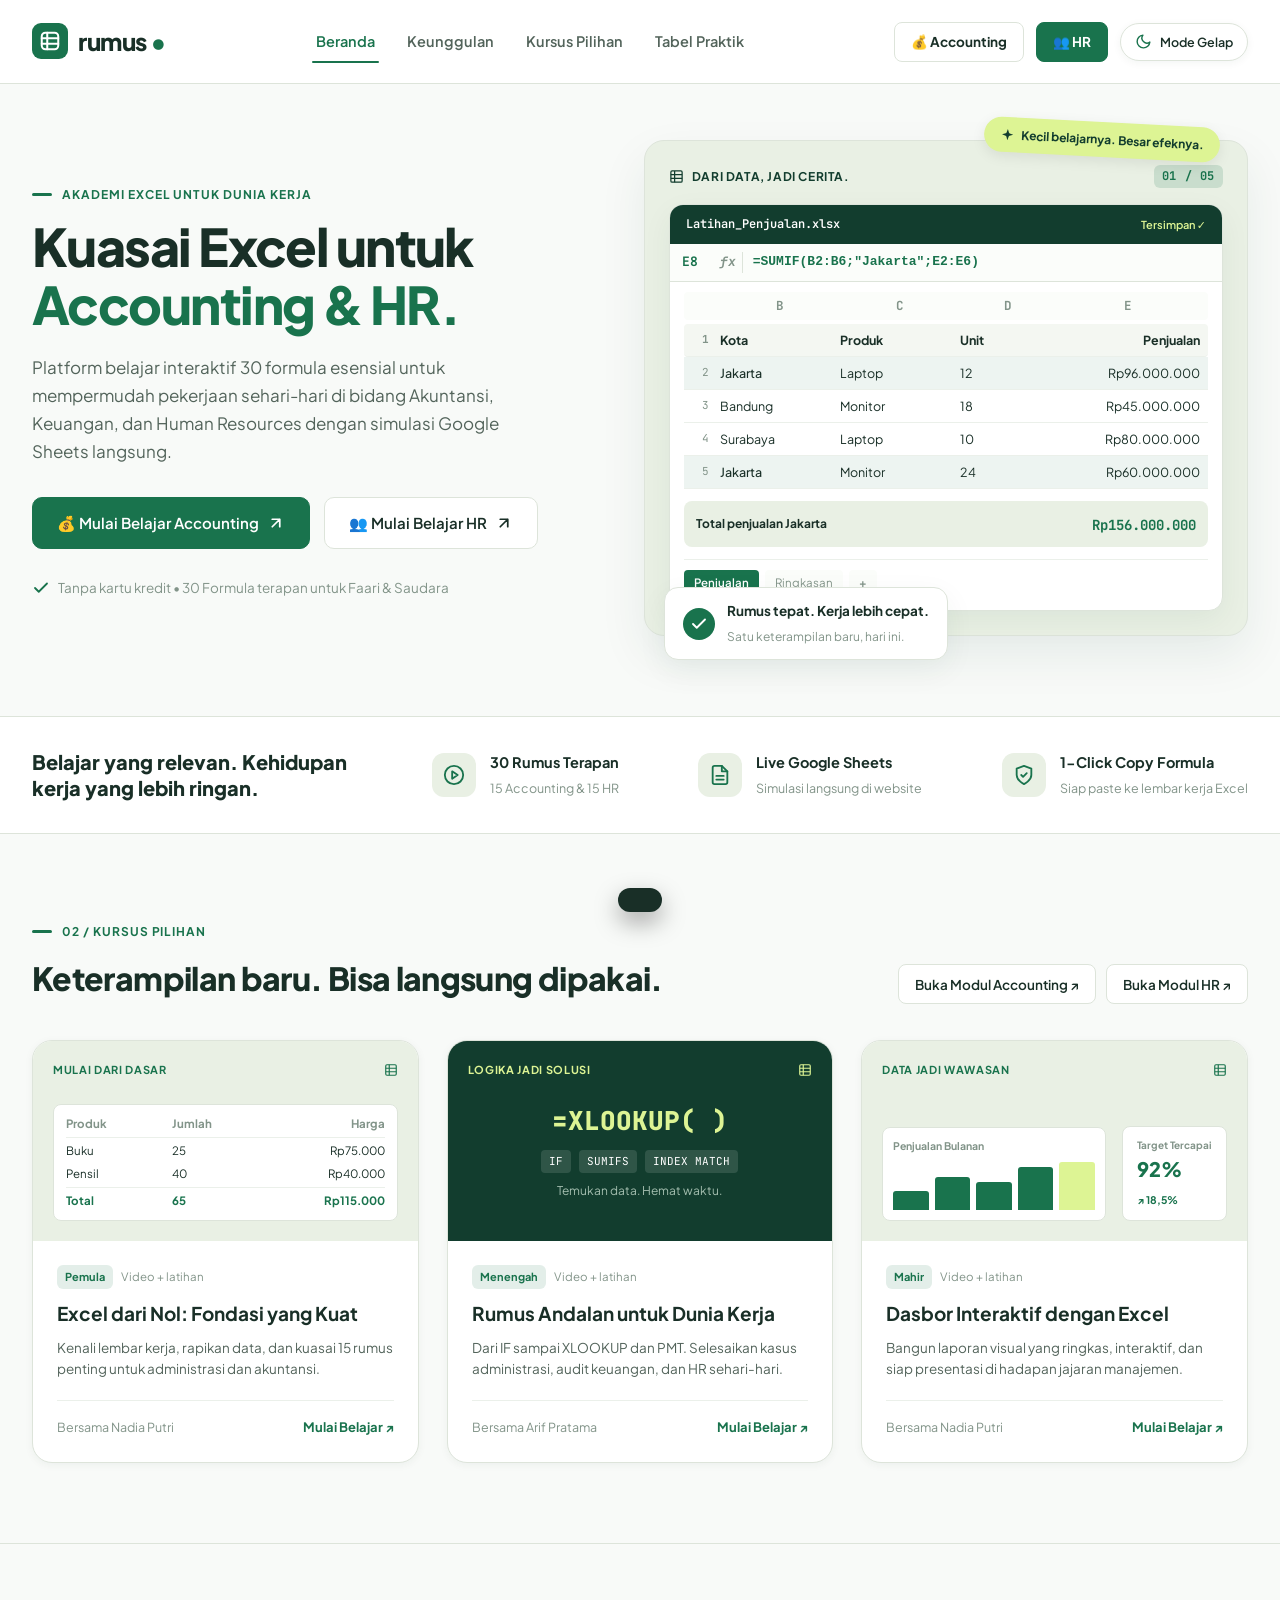
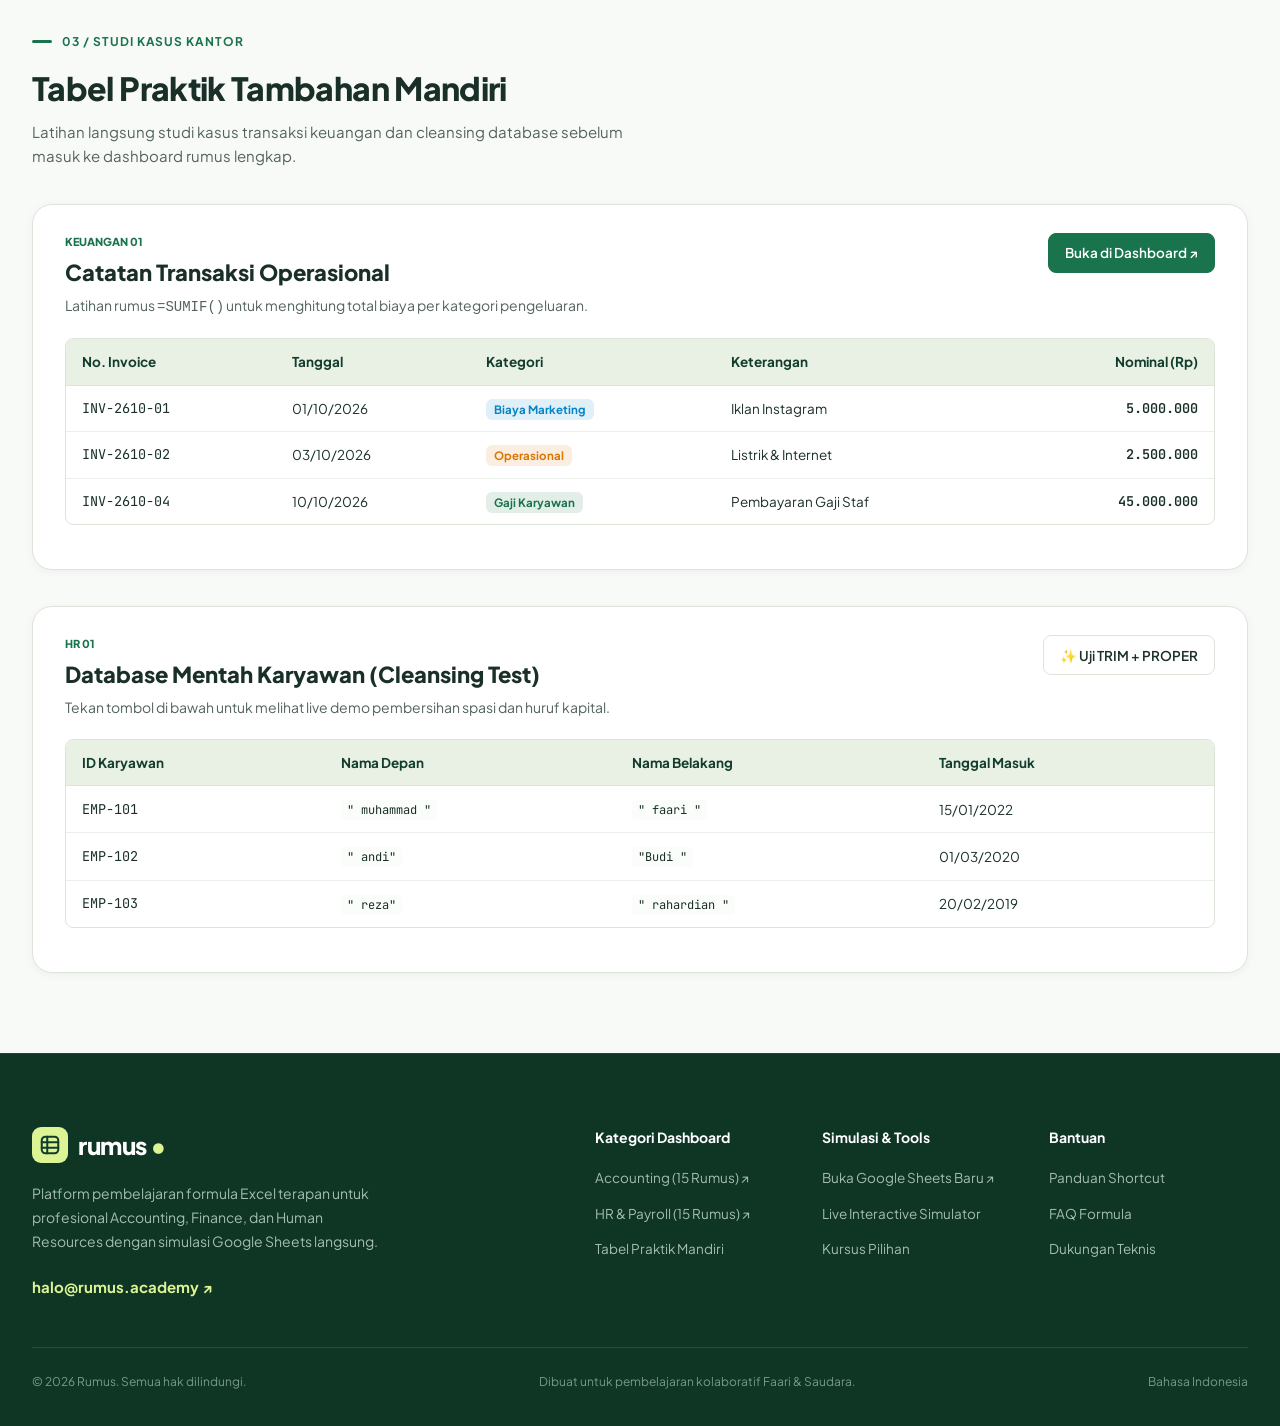
<file: index.html>
<!DOCTYPE html>
<html lang="id">
<head>
  <meta charset="UTF-8" />
  <meta name="viewport" content="width=device-width, initial-scale=1.0" />
  <meta name="description" content="Platform Belajar 30 Rumus Excel Terpenting untuk Accounting & HR dengan Simulasi Live Google Sheets, Dark Mode, Pencarian Cepat, dan Studi Kasus Riil." />
  <title>rumus • — Kuasai Excel untuk Accounting &amp; HR</title>

  <!-- Prevent Flash of Unstyled Theme (FOUT) -->
  <script>
    try {
      if (localStorage.getItem("rumus_theme") === "dark") {
        document.documentElement.classList.add("dark-mode");
      }
    } catch(e) {}
  </script>

  <!-- Favicon -->
  <link id="favicon" rel="icon" type="image/svg+xml"
    href="data:image/svg+xml,%3Csvg xmlns='http://www.w3.org/2000/svg' viewBox='0 0 64 64'%3E%3Crect x='4' y='4' width='56' height='56' rx='14' fill='%2319734D'/%3E%3Cpath d='M20 18l8 14-8 14h7l4.5-9 4.5 9h7l-8-14 8-14h-7l-4.5 9-4.5-9z' fill='%23fff'/%3E%3C/svg%3E" />

  <!-- Google Fonts: Plus Jakarta Sans & JetBrains Mono -->
  <link rel="preconnect" href="https://fonts.googleapis.com" />
  <link rel="preconnect" href="https://fonts.gstatic.com" crossorigin />
  <link href="https://fonts.googleapis.com/css2?family=Plus+Jakarta+Sans:wght@400;500;600;700;800&family=JetBrains+Mono:ital,wght@0,400;0,500;0,600;0,700;1,400&display=swap" rel="stylesheet" />

  <link rel="stylesheet" href="style.css" />
</head>
<body class="page-landing">

  <!-- ================= 1. TOP NAVBAR ================= -->
  <header class="navbar" id="navbar">
    <div class="container navbar__inner">
      <div class="navbar__brand-group">
        <a href="index.html" class="brand" aria-label="rumus • beranda">
          <span class="brand__icon">
            <svg width="22" height="22" viewBox="0 0 24 24" fill="none" stroke="currentColor" stroke-width="2.2" stroke-linecap="round" stroke-linejoin="round">
              <rect width="18" height="18" x="3" y="3" rx="4"/>
              <path d="M3 9h18M3 15h18M9 3v18"/>
            </svg>
          </span>
          <span class="brand__title">rumus <span class="brand__dot">•</span></span>
        </a>
      </div>

      <!-- Menu Navigasi Utama -->
      <nav class="nav-links" id="mainNavMenu" aria-label="Navigasi Menu Utama">
        <a href="#beranda" class="nav-link is-active">Beranda</a>
        <a href="#keunggulan" class="nav-link">Keunggulan</a>
        <a href="#kursus-pilihan" class="nav-link">Kursus Pilihan</a>
        <a href="#tabel-praktik" class="nav-link">Tabel Praktik</a>
      </nav>

      <!-- Action Buttons & Dark Mode Toggle -->
      <div class="navbar__actions">
        <!-- Direct Links to Learning Dashboard -->
        <a href="course.html?module=accounting" class="btn btn--outline btn--sm nav-course-btn" title="Buka Dashboard Modul Accounting">
          <span>💰 Accounting</span>
        </a>
        <a href="course.html?module=hr" class="btn btn--primary btn--sm nav-course-btn" title="Buka Dashboard Modul HR">
          <span>👥 HR</span>
        </a>

        <!-- Dark Mode Toggle Button -->
        <button class="theme-toggle-btn" id="themeToggleBtn" aria-label="Ubah tema tampilan (Terang / Gelap)" title="Ubah tema (Terang / Gelap)">
          <span class="theme-icon theme-icon--sun">
            <svg width="17" height="17" viewBox="0 0 24 24" fill="none" stroke="currentColor" stroke-width="2" stroke-linecap="round" stroke-linejoin="round">
              <circle cx="12" cy="12" r="5"/>
              <line x1="12" y1="1" x2="12" y2="3"/><line x1="12" y1="21" x2="12" y2="23"/>
              <line x1="4.22" y1="4.22" x2="5.64" y2="5.64"/><line x1="18.36" y1="18.36" x2="19.78" y2="19.78"/>
              <line x1="1" y1="12" x2="3" y2="12"/><line x1="21" y1="12" x2="23" y2="12"/>
              <line x1="4.22" y1="19.78" x2="5.64" y2="18.36"/><line x1="18.36" y1="5.64" x2="19.78" y2="4.22"/>
            </svg>
          </span>
          <span class="theme-icon theme-icon--moon">
            <svg width="17" height="17" viewBox="0 0 24 24" fill="none" stroke="currentColor" stroke-width="2" stroke-linecap="round" stroke-linejoin="round">
              <path d="M21 12.79A9 9 0 1 1 11.21 3 7 7 0 0 0 21 12.79z"/>
            </svg>
          </span>
          <span class="theme-label" id="themeLabelText">Mode Gelap</span>
        </button>

        <!-- Mobile Menu Toggle Button -->
        <button class="navbar__toggle" id="navToggle" aria-label="Buka navigasi menu" aria-expanded="false">
          <span></span><span></span><span></span>
        </button>
      </div>
    </div>
  </header>

  <main>
    <!-- ================= 2. HERO SECTION ================= -->
    <section class="hero" id="beranda">
      <div class="container hero__inner">
        <!-- Konten Kiri -->
        <div class="hero__content">
          <div class="tag-label">
            <span class="tag-label__bar"></span>
            <span>AKADEMI EXCEL UNTUK DUNIA KERJA</span>
          </div>

          <h1 class="hero__title">
            Kuasai Excel untuk <span class="text-highlight">Accounting &amp; HR.</span>
          </h1>

          <p class="hero__desc">
            Platform belajar interaktif 30 formula esensial untuk mempermudah pekerjaan sehari-hari di bidang Akuntansi, Keuangan, dan Human Resources dengan simulasi Google Sheets langsung.
          </p>

          <!-- 2 Main Course Selection Buttons as required -->
          <div class="hero__actions">
            <a href="course.html?module=accounting" class="btn btn--primary btn--lg" id="btnHeroAcc">
              <span>💰 Mulai Belajar Accounting</span>
              <svg width="18" height="18" viewBox="0 0 24 24" fill="none" stroke="currentColor" stroke-width="2.3" stroke-linecap="round" stroke-linejoin="round">
                <path d="M7 17L17 7M7 7h10v10"/>
              </svg>
            </a>
            <a href="course.html?module=hr" class="btn btn--outline btn--lg" id="btnHeroHr">
              <span>👥 Mulai Belajar HR</span>
              <svg width="18" height="18" viewBox="0 0 24 24" fill="none" stroke="currentColor" stroke-width="2.3" stroke-linecap="round" stroke-linejoin="round">
                <path d="M7 17L17 7M7 7h10v10"/>
              </svg>
            </a>
          </div>

          <div class="hero__subnote">
            <svg class="check-icon" width="18" height="18" viewBox="0 0 24 24" fill="none" stroke="currentColor" stroke-width="2.4" stroke-linecap="round" stroke-linejoin="round">
              <path d="M20 6L9 17l-5-5"/>
            </svg>
            <span>Tanpa kartu kredit • 30 Formula terapan untuk Faari &amp; Saudara</span>
          </div>
        </div>

        <!-- Visual Kanan (Excel Sheet Mockup dengan SUMIF Live) -->
        <div class="hero__visual-wrap">
          <div class="badge-sparkle">
            <svg width="15" height="15" viewBox="0 0 24 24" fill="currentColor">
              <path d="m12 3-1.9 5.8a2 2 0 0 1-1.3 1.3L3 12l5.8 1.9a2 2 0 0 1 1.3 1.3L12 21l1.9-5.8a2 2 0 0 1 1.3-1.3L21 12l-5.8-1.9a2 2 0 0 1-1.3-1.3z"/>
            </svg>
            Kecil belajarnya. Besar efeknya.
          </div>

          <div class="sheet-container">
            <div class="sheet-card__top">
              <div class="sheet-card__top-left">
                <svg width="15" height="15" viewBox="0 0 24 24" fill="none" stroke="currentColor" stroke-width="2">
                  <rect width="18" height="18" x="3" y="3" rx="2"/>
                  <path d="M3 9h18M3 15h18M9 3v18"/>
                </svg>
                <span>DARI DATA, JADI CERITA.</span>
              </div>
              <div class="sheet-card__step">01 / 05</div>
            </div>

            <!-- Inner Excel Mockup Window -->
            <div class="excel-win">
              <div class="excel-win__header">
                <span class="excel-win__file">Latihan_Penjualan.xlsx</span>
                <span class="excel-win__saved">Tersimpan ✓</span>
              </div>

              <div class="excel-win__formula-bar">
                <span class="cell-id">E8</span>
                <span class="fx-sym"><em>fx</em></span>
                <code class="fx-text">=SUMIF(B2:B6;"Jakarta";E2:E6)</code>
              </div>

              <div class="excel-grid">
                <div class="excel-row excel-row--col-letters">
                  <div class="c c--col-0"></div>
                  <div class="c">B</div><div class="c">C</div><div class="c">D</div><div class="c">E</div>
                </div>

                <div class="excel-row excel-row--head">
                  <div class="c c--col-0">1</div>
                  <div class="c">Kota</div><div class="c">Produk</div><div class="c">Unit</div><div class="c text-right">Penjualan</div>
                </div>

                <div class="excel-row is-matched">
                  <div class="c c--col-0">2</div>
                  <div class="c font-medium">Jakarta</div><div class="c">Laptop</div><div class="c">12</div><div class="c text-right">Rp96.000.000</div>
                </div>
                <div class="excel-row">
                  <div class="c c--col-0">3</div>
                  <div class="c">Bandung</div><div class="c">Monitor</div><div class="c">18</div><div class="c text-right">Rp45.000.000</div>
                </div>
                <div class="excel-row">
                  <div class="c c--col-0">4</div>
                  <div class="c">Surabaya</div><div class="c">Laptop</div><div class="c">10</div><div class="c text-right">Rp80.000.000</div>
                </div>
                <div class="excel-row is-matched">
                  <div class="c c--col-0">5</div>
                  <div class="c font-medium">Jakarta</div><div class="c">Monitor</div><div class="c">24</div><div class="c text-right">Rp60.000.000</div>
                </div>

                <div class="excel-summary-bar">
                  <span class="summary-label">Total penjualan Jakarta</span>
                  <div class="summary-box">
                    <output id="heroLiveSum">Rp156.000.000</output>
                  </div>
                </div>

                <div class="excel-tabs">
                  <span class="tab-item is-active">Penjualan</span>
                  <span class="tab-item">Ringkasan</span>
                  <span class="tab-item tab-plus">+</span>
                </div>
              </div>
            </div>
          </div>

          <div class="feedback-pill">
            <span class="feedback-pill__icon">
              <svg width="18" height="18" viewBox="0 0 24 24" fill="none" stroke="currentColor" stroke-width="2.5" stroke-linecap="round" stroke-linejoin="round">
                <path d="M20 6L9 17l-5-5"/>
              </svg>
            </span>
            <div class="feedback-pill__content">
              <strong>Rumus tepat. Kerja lebih cepat.</strong>
              <span>Satu keterampilan baru, hari ini.</span>
            </div>
          </div>
        </div>
      </div>
    </section>

    <!-- ================= 3. STRIP KEUNGGULAN ================= -->
    <section class="perks-strip" id="keunggulan">
      <div class="container perks-strip__inner">
        <h2 class="perks__headline">Belajar yang relevan. Kehidupan kerja yang lebih ringan.</h2>

        <div class="perk-item">
          <div class="perk-item__icon">
            <svg width="22" height="22" viewBox="0 0 24 24" fill="none" stroke="currentColor" stroke-width="2" stroke-linecap="round" stroke-linejoin="round">
              <circle cx="12" cy="12" r="10"/><polygon points="10 8 16 12 10 16 10 8"/>
            </svg>
          </div>
          <div class="perk-item__text">
            <strong>30 Rumus Terapan</strong>
            <span>15 Accounting &amp; 15 HR</span>
          </div>
        </div>

        <div class="perk-item">
          <div class="perk-item__icon">
            <svg width="22" height="22" viewBox="0 0 24 24" fill="none" stroke="currentColor" stroke-width="2" stroke-linecap="round" stroke-linejoin="round">
              <path d="M14 2H6a2 2 0 0 0-2 2v16a2 2 0 0 0 2 2h12a2 2 0 0 0 2-2V8z"/>
              <polyline points="14 2 14 8 20 8"/><line x1="8" y1="13" x2="16" y2="13"/><line x1="8" y1="17" x2="16" y2="17"/>
            </svg>
          </div>
          <div class="perk-item__text">
            <strong>Live Google Sheets</strong>
            <span>Simulasi langsung di website</span>
          </div>
        </div>

        <div class="perk-item">
          <div class="perk-item__icon">
            <svg width="22" height="22" viewBox="0 0 24 24" fill="none" stroke="currentColor" stroke-width="2" stroke-linecap="round" stroke-linejoin="round">
              <path d="M12 22s8-4 8-10V5l-8-3-8 3v7c0 6 8 10 8 10z"/><path d="M9 12l2 2 4-4"/>
            </svg>
          </div>
          <div class="perk-item__text">
            <strong>1-Click Copy Formula</strong>
            <span>Siap paste ke lembar kerja Excel</span>
          </div>
        </div>
      </div>
    </section>

    <!-- ================= 4. KURSUS PILIHAN (3 CARDS) ================= -->
    <section class="section-courses" id="kursus-pilihan">
      <div class="container">
        <div class="section-head-split">
          <div>
            <div class="tag-label">
              <span class="tag-label__bar"></span>
              <span>02 / KURSUS PILIHAN</span>
            </div>
            <h2 class="section-head-title">Keterampilan baru. Bisa langsung dipakai.</h2>
          </div>
          <div class="course-cta-buttons">
            <a href="course.html?module=accounting" class="btn btn--outline btn--sm">Buka Modul Accounting ↗</a>
            <a href="course.html?module=hr" class="btn btn--outline btn--sm">Buka Modul HR ↗</a>
          </div>
        </div>

        <div class="course-cards-grid">
          <!-- Card 1 -->
          <article class="course-card">
            <div class="course-card__preview course-card__preview--sage">
              <div class="preview-meta">
                <span>MULAI DARI DASAR</span>
                <svg width="14" height="14" viewBox="0 0 24 24" fill="none" stroke="currentColor" stroke-width="2"><rect width="18" height="18" x="3" y="3" rx="2"/><path d="M3 9h18M3 15h18M9 3v18"/></svg>
              </div>
              <div class="preview-table">
                <div class="ptable-head"><span>Produk</span><span>Jumlah</span><span class="text-right">Harga</span></div>
                <div class="ptable-row"><span>Buku</span><span>25</span><span class="text-right">Rp75.000</span></div>
                <div class="ptable-row"><span>Pensil</span><span>40</span><span class="text-right">Rp40.000</span></div>
                <div class="ptable-row ptable-row--total"><span>Total</span><span>65</span><span class="text-right">Rp115.000</span></div>
              </div>
            </div>
            <div class="course-card__body">
              <div class="card-badges">
                <span class="badge-level badge-level--green">Pemula</span>
                <span class="badge-time">Video + latihan</span>
              </div>
              <h3 class="course-card__title">Excel dari Nol: Fondasi yang Kuat</h3>
              <p class="course-card__desc">Kenali lembar kerja, rapikan data, dan kuasai 15 rumus penting untuk administrasi dan akuntansi.</p>
              <div class="course-card__footer">
                <span class="course-author">Bersama Nadia Putri</span>
                <a href="course.html?module=accounting" class="course-link">Mulai Belajar ↗</a>
              </div>
            </div>
          </article>

          <!-- Card 2 -->
          <article class="course-card">
            <div class="course-card__preview course-card__preview--dark">
              <div class="preview-meta">
                <span>LOGIKA JADI SOLUSI</span>
                <svg width="14" height="14" viewBox="0 0 24 24" fill="none" stroke="currentColor" stroke-width="2"><rect width="18" height="18" x="3" y="3" rx="2"/><path d="M3 9h18M3 15h18M9 3v18"/></svg>
              </div>
              <div class="preview-center-calc">
                <div class="preview-formula-huge">=XLOOKUP( )</div>
                <div class="preview-tags"><span>IF</span><span>SUMIFS</span><span>INDEX MATCH</span></div>
                <p class="preview-hint">Temukan data. Hemat waktu.</p>
              </div>
            </div>
            <div class="course-card__body">
              <div class="card-badges">
                <span class="badge-level badge-level--green">Menengah</span>
                <span class="badge-time">Video + latihan</span>
              </div>
              <h3 class="course-card__title">Rumus Andalan untuk Dunia Kerja</h3>
              <p class="course-card__desc">Dari IF sampai XLOOKUP dan PMT. Selesaikan kasus administrasi, audit keuangan, dan HR sehari-hari.</p>
              <div class="course-card__footer">
                <span class="course-author">Bersama Arif Pratama</span>
                <a href="course.html?module=accounting" class="course-link">Mulai Belajar ↗</a>
              </div>
            </div>
          </article>

          <!-- Card 3 -->
          <article class="course-card">
            <div class="course-card__preview course-card__preview--sage">
              <div class="preview-meta">
                <span>DATA JADI WAWASAN</span>
                <svg width="14" height="14" viewBox="0 0 24 24" fill="none" stroke="currentColor" stroke-width="2"><rect width="18" height="18" x="3" y="3" rx="2"/><path d="M3 9h18M3 15h18M9 3v18"/></svg>
              </div>
              <div class="preview-metrics">
                <div class="chart-box">
                  <span class="chart-title">Penjualan Bulanan</span>
                  <div class="chart-bars">
                    <div class="cbar" style="height: 40%;"></div>
                    <div class="cbar" style="height: 70%;"></div>
                    <div class="cbar" style="height: 60%;"></div>
                    <div class="cbar" style="height: 90%;"></div>
                    <div class="cbar cbar--light" style="height: 100%;"></div>
                  </div>
                </div>
                <div class="kpi-box">
                  <span class="kpi-title">Target Tercapai</span>
                  <span class="kpi-val">92%</span>
                  <span class="kpi-sub">↗ 18,5%</span>
                </div>
              </div>
            </div>
            <div class="course-card__body">
              <div class="card-badges">
                <span class="badge-level badge-level--green">Mahir</span>
                <span class="badge-time">Video + latihan</span>
              </div>
              <h3 class="course-card__title">Dasbor Interaktif dengan Excel</h3>
              <p class="course-card__desc">Bangun laporan visual yang ringkas, interaktif, dan siap presentasi di hadapan jajaran manajemen.</p>
              <div class="course-card__footer">
                <span class="course-author">Bersama Nadia Putri</span>
                <a href="course.html?module=hr" class="course-link">Mulai Belajar ↗</a>
              </div>
            </div>
          </article>
        </div>
      </div>
    </section>

    <!-- ================= 5. TABEL PRAKTIK NYATA (STANDALONE PRACTICE) ================= -->
    <section class="section-practice" id="tabel-praktik">
      <div class="container">
        <div class="section-head-split">
          <div>
            <div class="tag-label">
              <span class="tag-label__bar"></span>
              <span>03 / STUDI KASUS KANTOR</span>
            </div>
            <h2 class="section-head-title">Tabel Praktik Tambahan Mandiri</h2>
            <p class="section-head-desc">Latihan langsung studi kasus transaksi keuangan dan cleansing database sebelum masuk ke dashboard rumus lengkap.</p>
          </div>
        </div>

        <div class="practice-container">
          <!-- Tabel Praktik Keuangan: Catatan Transaksi -->
          <div class="practice-block">
            <div class="practice-block__header">
              <div>
                <span class="practice-chip">KEUANGAN 01</span>
                <h3 class="practice-title">Catatan Transaksi Operasional</h3>
                <p class="practice-desc">Latihan rumus <code>=SUMIF()</code> untuk menghitung total biaya per kategori pengeluaran.</p>
              </div>
              <a href="course.html?module=accounting" class="btn btn--primary btn--sm">Buka di Dashboard ↗</a>
            </div>
            <div class="table-responsive">
              <table class="figma-table">
                <thead>
                  <tr>
                    <th>No. Invoice</th><th>Tanggal</th><th>Kategori</th><th>Keterangan</th><th class="text-right">Nominal (Rp)</th>
                  </tr>
                </thead>
                <tbody>
                  <tr><td class="font-mono">INV-2610-01</td><td>01/10/2026</td><td><span class="status-tag status-tag--blue">Biaya Marketing</span></td><td>Iklan Instagram</td><td class="text-right font-mono font-semibold">5.000.000</td></tr>
                  <tr><td class="font-mono">INV-2610-02</td><td>03/10/2026</td><td><span class="status-tag status-tag--amber">Operasional</span></td><td>Listrik &amp; Internet</td><td class="text-right font-mono font-semibold">2.500.000</td></tr>
                  <tr><td class="font-mono">INV-2610-04</td><td>10/10/2026</td><td><span class="status-tag status-tag--green">Gaji Karyawan</span></td><td>Pembayaran Gaji Staf</td><td class="text-right font-mono font-semibold">45.000.000</td></tr>
                </tbody>
              </table>
            </div>
          </div>

          <!-- Tabel Praktik HR: Cleansing Data -->
          <div class="practice-block">
            <div class="practice-block__header">
              <div>
                <span class="practice-chip">HR 01</span>
                <h3 class="practice-title">Database Mentah Karyawan (Cleansing Test)</h3>
                <p class="practice-desc">Tekan tombol di bawah untuk melihat live demo pembersihan spasi dan huruf kapital.</p>
              </div>
              <button class="btn btn--outline btn--sm" id="btnTestClean">✨ Uji TRIM + PROPER</button>
            </div>
            <div class="table-responsive">
              <table class="figma-table" id="testEmployeeTable">
                <thead>
                  <tr><th>ID Karyawan</th><th>Nama Depan</th><th>Nama Belakang</th><th>Tanggal Masuk</th></tr>
                </thead>
                <tbody>
                  <tr><td class="font-mono">EMP-101</td><td><code class="raw-cell" data-raw=" muhammad ">" muhammad "</code></td><td><code class="raw-cell" data-raw=" faari ">" faari "</code></td><td>15/01/2022</td></tr>
                  <tr><td class="font-mono">EMP-102</td><td><code class="raw-cell" data-raw=" andi">" andi"</code></td><td><code class="raw-cell" data-raw="Budi ">"Budi "</code></td><td>01/03/2020</td></tr>
                  <tr><td class="font-mono">EMP-103</td><td><code class="raw-cell" data-raw=" reza">" reza"</code></td><td><code class="raw-cell" data-raw=" rahardian ">" rahardian "</code></td><td>20/02/2019</td></tr>
                </tbody>
              </table>
            </div>
          </div>
        </div>
      </div>
    </section>
  </main>

  <!-- ================= 6. FOOTER DARK ================= -->
  <footer class="footer-dark" id="footer">
    <div class="container footer-dark__inner">
      <div class="footer-grid">
        <div class="footer-brand-col">
          <div class="brand brand--footer">
            <span class="brand__icon brand__icon--footer">
              <svg width="22" height="22" viewBox="0 0 24 24" fill="none" stroke="currentColor" stroke-width="2.2" stroke-linecap="round" stroke-linejoin="round">
                <rect width="18" height="18" x="3" y="3" rx="4"/>
                <path d="M3 9h18M3 15h18M9 3v18"/>
              </svg>
            </span>
            <span class="brand__title brand__title--white">rumus <span class="brand__dot brand__dot--white">•</span></span>
          </div>

          <p class="footer-tagline">
            Platform pembelajaran formula Excel terapan untuk profesional Accounting, Finance, dan Human Resources dengan simulasi Google Sheets langsung.
          </p>

          <a href="mailto:halo@rumus.academy" class="footer-email">halo@rumus.academy ↗</a>
        </div>

        <div class="footer-links-group">
          <div class="footer-col">
            <h4 class="footer-col__title">Kategori Dashboard</h4>
            <ul class="footer-col__list">
              <li><a href="course.html?module=accounting">Accounting (15 Rumus) ↗</a></li>
              <li><a href="course.html?module=hr">HR &amp; Payroll (15 Rumus) ↗</a></li>
              <li><a href="#tabel-praktik">Tabel Praktik Mandiri</a></li>
            </ul>
          </div>

          <div class="footer-col">
            <h4 class="footer-col__title">Simulasi &amp; Tools</h4>
            <ul class="footer-col__list">
              <li><a href="https://docs.google.com/spreadsheets/create" target="_blank" rel="noopener">Buka Google Sheets Baru ↗</a></li>
              <li><a href="course.html?module=accounting">Live Interactive Simulator</a></li>
              <li><a href="#kursus-pilihan">Kursus Pilihan</a></li>
            </ul>
          </div>

          <div class="footer-col">
            <h4 class="footer-col__title">Bantuan</h4>
            <ul class="footer-col__list">
              <li><a href="#">Panduan Shortcut</a></li>
              <li><a href="#">FAQ Formula</a></li>
              <li><a href="#">Dukungan Teknis</a></li>
            </ul>
          </div>
        </div>
      </div>

      <div class="footer-bottom">
        <p>© 2026 Rumus. Semua hak dilindungi.</p>
        <p>Dibuat untuk pembelajaran kolaboratif Faari &amp; Saudara.</p>
        <p>Bahasa Indonesia</p>
      </div>
    </div>
  </footer>

  <!-- Toast Notification Pop-up -->
  <div class="toast" id="toast" role="status" aria-live="polite"></div>

  <!-- JavaScript Bundle -->
  <script src="script.js"></script>
</body>
</html>
</file>
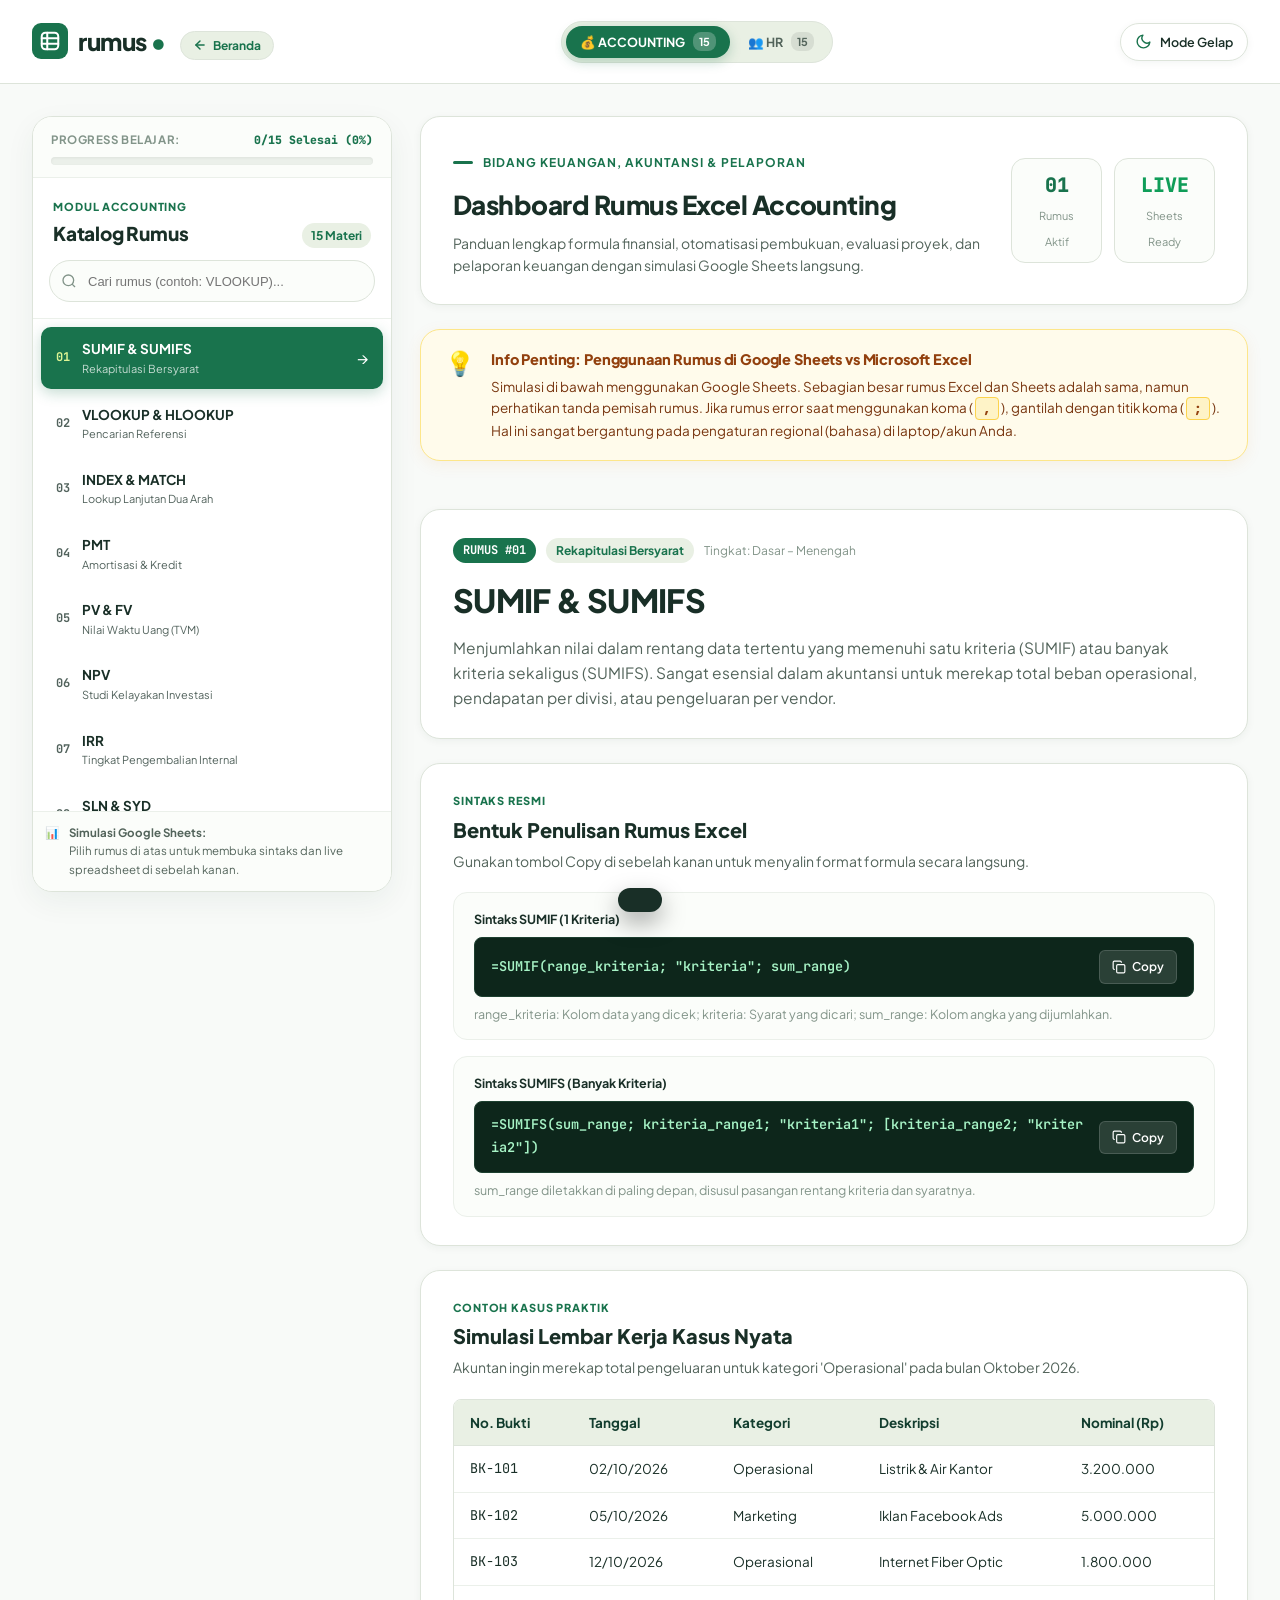
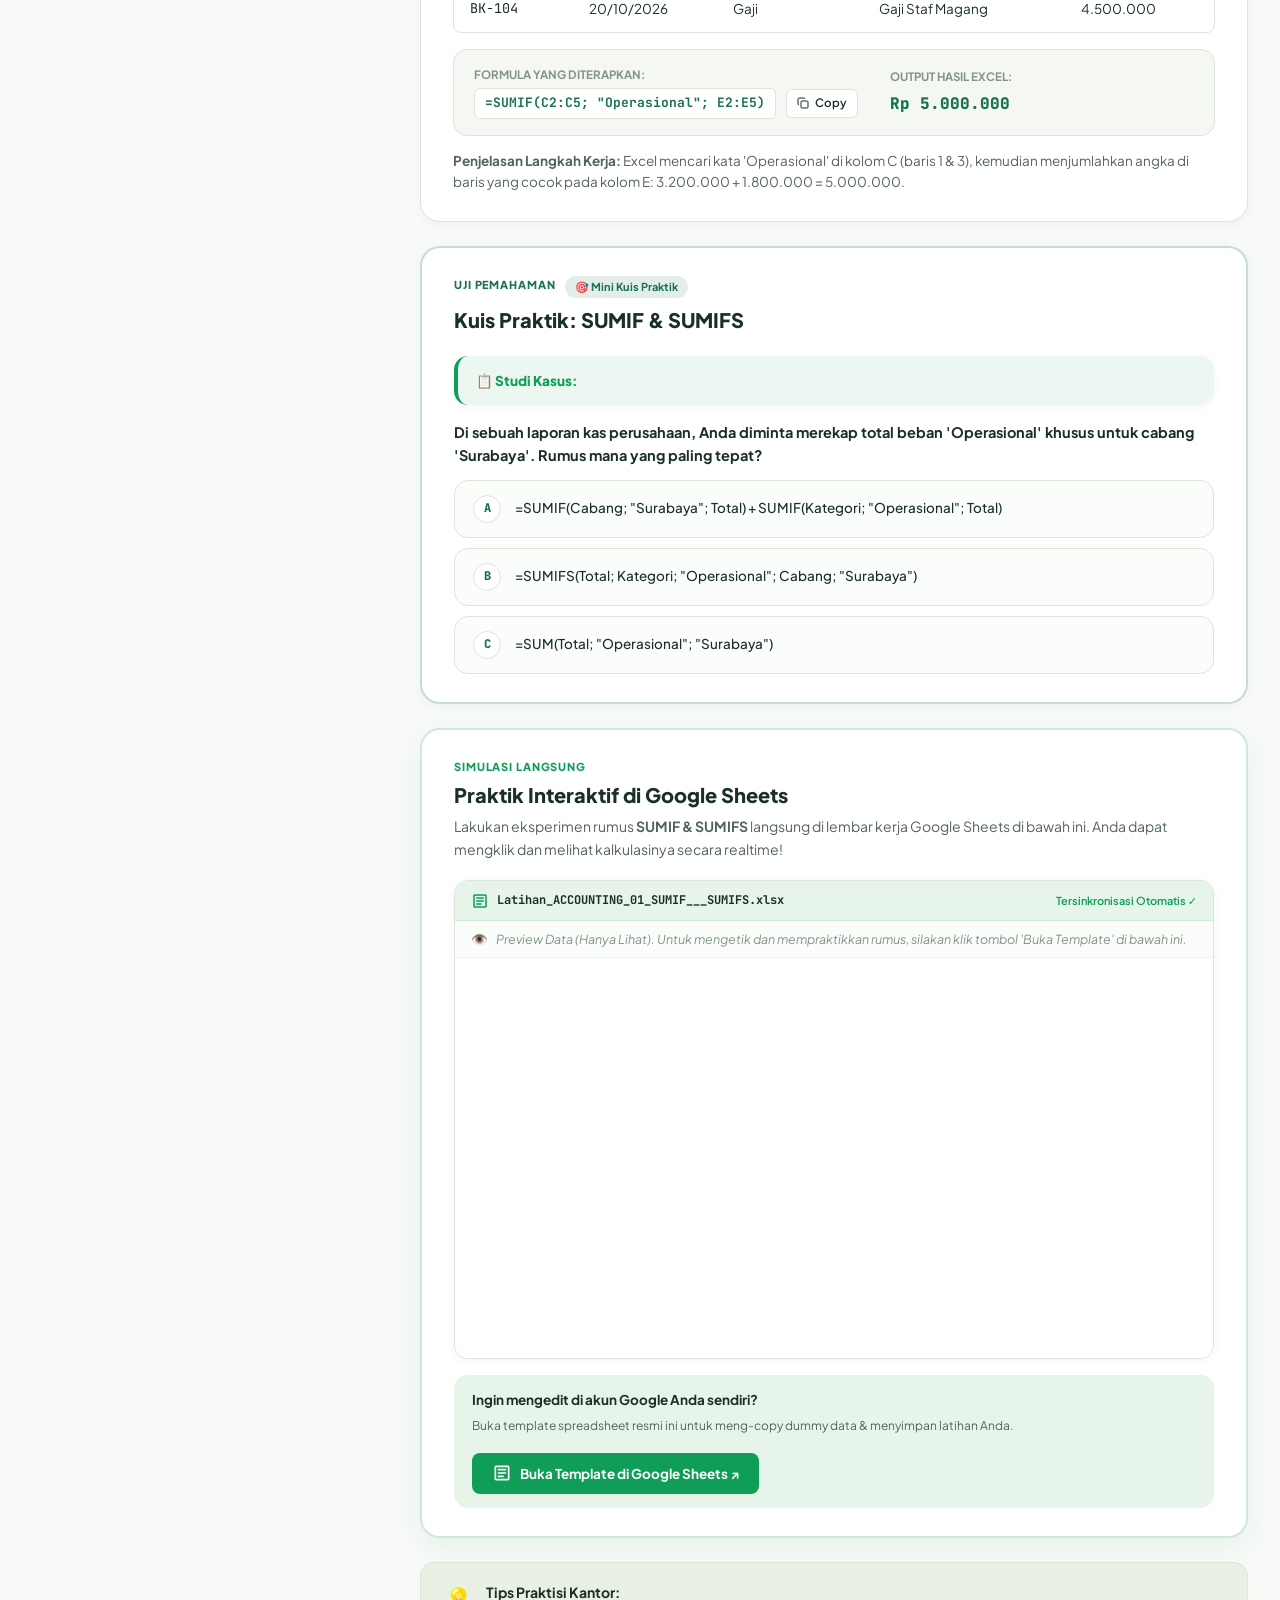
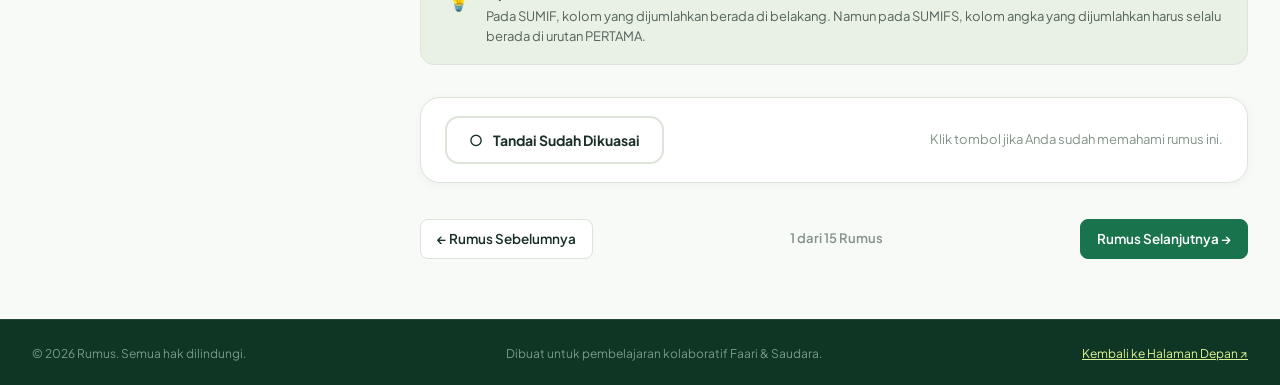
<file: course.html>
<!DOCTYPE html>
<html lang="id">
<head>
  <meta charset="UTF-8" />
  <meta name="viewport" content="width=device-width, initial-scale=1.0" />
  <meta name="description" content="Dashboard Interaktif Belajar 30 Rumus Excel Terpenting untuk Accounting & HR dengan Simulasi Live Google Sheets, Dark Mode, Pencarian Cepat, dan Studi Kasus Riil." />
  <title>Dashboard Belajar — Kuasai Excel untuk Accounting &amp; HR</title>

  <!-- Prevent Flash of Unstyled Theme (FOUT) -->
  <script>
    try {
      if (localStorage.getItem("rumus_theme") === "dark") {
        document.documentElement.classList.add("dark-mode");
      }
    } catch(e) {}
  </script>

  <!-- Favicon -->
  <link id="favicon" rel="icon" type="image/svg+xml"
    href="data:image/svg+xml,%3Csvg xmlns='http://www.w3.org/2000/svg' viewBox='0 0 64 64'%3E%3Crect x='4' y='4' width='56' height='56' rx='14' fill='%2319734D'/%3E%3Cpath d='M20 18l8 14-8 14h7l4.5-9 4.5 9h7l-8-14 8-14h-7l-4.5 9-4.5-9z' fill='%23fff'/%3E%3C/svg%3E" />

  <!-- Google Fonts: Plus Jakarta Sans & JetBrains Mono -->
  <link rel="preconnect" href="https://fonts.googleapis.com" />
  <link rel="preconnect" href="https://fonts.gstatic.com" crossorigin />
  <link href="https://fonts.googleapis.com/css2?family=Plus+Jakarta+Sans:wght@400;500;600;700;800&family=JetBrains+Mono:ital,wght@0,400;0,500;0,600;0,700;1,400&display=swap" rel="stylesheet" />

  <link rel="stylesheet" href="style.css" />
</head>
<body class="page-course">

  <!-- ================= 1. DASHBOARD TOPBAR ================= -->
  <header class="navbar navbar--course" id="navbar">
    <div class="container navbar__inner">
      <div class="navbar__brand-group">
        <a href="index.html" class="brand" aria-label="Kembali ke beranda">
          <span class="brand__icon">
            <svg width="22" height="22" viewBox="0 0 24 24" fill="none" stroke="currentColor" stroke-width="2.2" stroke-linecap="round" stroke-linejoin="round">
              <rect width="18" height="18" x="3" y="3" rx="4"/>
              <path d="M3 9h18M3 15h18M9 3v18"/>
            </svg>
          </span>
          <span class="brand__title">rumus <span class="brand__dot">•</span></span>
        </a>
        <a href="index.html" class="brand-back-pill" title="Kembali ke Halaman Depan">
          <svg width="14" height="14" viewBox="0 0 24 24" fill="none" stroke="currentColor" stroke-width="2.5" stroke-linecap="round" stroke-linejoin="round">
            <line x1="19" y1="12" x2="5" y2="12"></line>
            <polyline points="12 19 5 12 12 5"></polyline>
          </svg>
          <span>Beranda</span>
        </a>
      </div>

      <!-- Module Switcher Pill (ACCOUNTING vs HR) -->
      <div class="category-nav" role="tablist" aria-label="Pilih Modul Aktif">
        <button class="category-btn is-active" id="catBtnAccounting" role="tab" aria-selected="true" data-category="accounting" title="Buka Modul Accounting (15 Rumus)">
          <span>💰 ACCOUNTING</span>
          <span class="count-tag">15</span>
        </button>
        <button class="category-btn" id="catBtnHr" role="tab" aria-selected="false" data-category="hr" title="Buka Modul HR (15 Rumus)">
          <span>👥 HR</span>
          <span class="count-tag">15</span>
        </button>
      </div>

      <!-- Actions: Dark Mode & Mobile Sidebar Toggle -->
      <div class="navbar__actions">
        <!-- Dark Mode Toggle Button -->
        <button class="theme-toggle-btn" id="themeToggleBtn" aria-label="Ubah tema tampilan (Terang / Gelap)" title="Ubah tema (Terang / Gelap)">
          <span class="theme-icon theme-icon--sun">
            <svg width="17" height="17" viewBox="0 0 24 24" fill="none" stroke="currentColor" stroke-width="2" stroke-linecap="round" stroke-linejoin="round">
              <circle cx="12" cy="12" r="5"/>
              <line x1="12" y1="1" x2="12" y2="3"/><line x1="12" y1="21" x2="12" y2="23"/>
              <line x1="4.22" y1="4.22" x2="5.64" y2="5.64"/><line x1="18.36" y1="18.36" x2="19.78" y2="19.78"/>
              <line x1="1" y1="12" x2="3" y2="12"/><line x1="21" y1="12" x2="23" y2="12"/>
              <line x1="4.22" y1="19.78" x2="5.64" y2="18.36"/><line x1="18.36" y1="5.64" x2="19.78" y2="4.22"/>
            </svg>
          </span>
          <span class="theme-icon theme-icon--moon">
            <svg width="17" height="17" viewBox="0 0 24 24" fill="none" stroke="currentColor" stroke-width="2" stroke-linecap="round" stroke-linejoin="round">
              <path d="M21 12.79A9 9 0 1 1 11.21 3 7 7 0 0 0 21 12.79z"/>
            </svg>
          </span>
          <span class="theme-label" id="themeLabelText">Mode Gelap</span>
        </button>

        <!-- Mobile Sidebar Hamburger Toggle -->
        <button class="btn btn--outline btn--sm sidebar-mobile-toggle" id="sidebarToggle" aria-label="Buka menu daftar rumus" aria-expanded="false">
          <span class="hamburger-icon" aria-hidden="true">☰</span>
          <span class="toggle-text">Daftar Rumus</span>
        </button>
      </div>
    </div>
  </header>

  <!-- Mobile Sidebar Backdrop Overlay -->
  <div class="sidebar-backdrop" id="sidebarBackdrop" aria-hidden="true"></div>

  <!-- ================= 2. MAIN DASHBOARD WORKBENCH ================= -->
  <main class="course-main">
    <div class="container dashboard-layout">
      
      <!-- ================= LEFT SIDEBAR (STICKY SEARCH + FORMULA LIST) ================= -->
      <aside class="sidebar" id="dashboardSidebar">
        <!-- Sticky Search Header & Progress Bar -->
        <div class="sidebar__top-sticky">
          <!-- Progress Tracker (LocalStorage) -->
          <div id="progress-container" class="progress-box">
            <div class="progress-box__header">
              <span class="progress-box__label">Progress Belajar:</span>
              <span id="progress-text" class="progress-box__count">0/15 Selesai (0%)</span>
            </div>
            <div class="progress-track" role="progressbar" aria-valuenow="0" aria-valuemin="0" aria-valuemax="100">
              <div id="progress-bar-fill" class="progress-bar-fill" style="width: 0%;"></div>
            </div>
          </div>

          <div class="sidebar__header">
            <div class="sidebar__title-wrap">
              <span class="sidebar__subtitle" id="sidebarCategoryLabel">MODUL ACCOUNTING</span>
              <h1 class="sidebar__title">Katalog Rumus</h1>
            </div>
            <span class="sidebar__counter" id="formulaCounter">15 Materi</span>
          </div>

          <!-- Sticky Search Bar -->
          <div class="sidebar-search">
            <div class="sidebar-search__wrapper">
              <svg class="search-icon" width="16" height="16" viewBox="0 0 24 24" fill="none" stroke="currentColor" stroke-width="2">
                <circle cx="11" cy="11" r="8"/><path d="m21 21-4.3-4.3"/>
              </svg>
              <input 
                type="search" 
                id="sidebarSearchInput" 
                class="sidebar-search__input" 
                placeholder="Cari rumus (contoh: VLOOKUP)..." 
                aria-label="Cari rumus di sidebar" 
                autocomplete="off"
              />
              <button type="button" id="searchClearBtn" class="search-clear-btn" aria-label="Hapus pencarian" hidden>×</button>
            </div>
          </div>
        </div>

        <!-- Formula List Container (Scrollable) -->
        <nav class="sidebar__list" id="formulaSidebarList" role="tablist" aria-orientation="vertical">
          <!-- Populated by script.js -->
        </nav>

        <!-- Sidebar Footer Tip -->
        <div class="sidebar__footer">
          <div class="tip-card">
            <div class="tip-card__icon">📊</div>
            <div class="tip-card__text">
              <strong>Simulasi Google Sheets:</strong>
              <p>Pilih rumus di atas untuk membuka sintaks dan live spreadsheet di sebelah kanan.</p>
            </div>
          </div>
        </div>
      </aside>

      <!-- ================= RIGHT CONTENT AREA ================= -->
      <section class="content-stage" id="contentStage">
        <!-- Overview Banner -->
        <div class="content-banner" id="moduleBanner">
          <div class="content-banner__text">
            <div class="tag-label">
              <span class="tag-label__bar"></span>
              <span id="bannerTagText">BIDANG KEUANGAN, AKUNTANSI &amp; PELAPORAN</span>
            </div>
            <h2 class="content-banner__title" id="bannerTitle">Dashboard Rumus Excel Accounting</h2>
            <p class="content-banner__desc" id="bannerDesc">
              Panduan lengkap formula finansial, otomatisasi pembukuan, evaluasi proyek, dan pelaporan keuangan dengan simulasi Google Sheets langsung.
            </p>
          </div>
          <div class="content-banner__stats">
            <div class="stat-pill">
              <strong id="statActiveNum">01</strong>
              <span>Rumus Aktif</span>
            </div>
            <div class="stat-pill">
              <strong style="color: #0F9D58;">LIVE</strong>
              <span>Sheets Ready</span>
            </div>
          </div>
        </div>

        <!-- Informational Banner: Perbedaan Sintaks Excel vs Google Sheets -->
        <aside class="syntax-notice-banner" role="alert" aria-label="Informasi Perbedaan Sintaks Excel dan Google Sheets">
          <div class="syntax-notice-banner__icon">💡</div>
          <div class="syntax-notice-banner__content">
            <strong class="syntax-notice-banner__title">Info Penting: Penggunaan Rumus di Google Sheets vs Microsoft Excel</strong>
            <p class="syntax-notice-banner__text">
              Simulasi di bawah menggunakan Google Sheets. Sebagian besar rumus Excel dan Sheets adalah sama, namun perhatikan tanda pemisah rumus. Jika rumus error saat menggunakan koma ( <code>,</code> ), gantilah dengan titik koma ( <code>;</code> ). Hal ini sangat bergantung pada pengaturan regional (bahasa) di laptop/akun Anda.
            </p>
          </div>
        </aside>

        <!-- Formula Detail Container (Dynamic Content) -->
        <article class="formula-view" id="formulaDetailContainer">
          <!-- Populated by script.js -->
        </article>
      </section>

    </div>
  </main>

  <!-- ================= 3. FOOTER ================= -->
  <footer class="footer-dark footer-dark--compact">
    <div class="container footer-dark__inner">
      <div class="footer-bottom">
        <p>© 2026 Rumus. Semua hak dilindungi.</p>
        <p>Dibuat untuk pembelajaran kolaboratif Faari &amp; Saudara.</p>
        <p><a href="index.html" style="color: var(--c-lime); text-decoration: underline;">Kembali ke Halaman Depan ↗</a></p>
      </div>
    </div>
  </footer>

  <!-- Toast Notification Pop-up -->
  <div class="toast" id="toast" role="status" aria-live="polite"></div>

  <!-- JavaScript Bundle -->
  <script src="script.js"></script>
</body>
</html>
</file>
<file: style.css>
/* ==========================================================
   rumus • — Master Unified Stylesheet
   Kombinasi Sempurna Desain Figma Asli + Dashboard 30 Rumus:
   1. Navbar Lengkap & Responsif dengan Menu Utama & Kategori Switcher
   2. Hero Section dengan Live Excel Interactive Mockup
   3. Strip 3 Keunggulan (30 Formula, Live Google Sheets, 1-Click Copy)
   4. 3 Kartu Kursus Pilihan dengan visual tabel & grafik
   5. Interactive Workbench Dashboard (Sidebar Sticky Search + Content Stage)
   6. Live Google Sheets Embedded Simulator & CTA Button (#0F9D58)
   7. Standalone Practice Tables dengan Realtime Cleansing Demo
   8. Dark Forest Green Footer
   9. Full Dark Mode Support dengan CSS Variables & Transisi Mulus
   ========================================================== */

/* ---------- 1. Design Variables & Color Palettes ---------- */
:root {
  /* Brand Green Tones */
  --c-primary: #19734d;          /* Hijau rumus utama */
  --c-primary-hover: #12573a;
  --c-primary-dark: #123d2e;     /* Deep forest green */
  --c-lime: #ddf494;             /* Aksen neon / stiker */
  --c-lime-dark: #123d2e;

  /* Google Sheets Brand Colors */
  --c-sheets: #0F9D58;           /* Google Sheets official green */
  --c-sheets-hover: #0b8043;
  --c-sheets-light: #e6f4ea;
  --c-sheets-border: #ceead6;

  /* Theme Dependent Colors (Light Mode Default) */
  --c-bg: #f8faf8;               /* Background halaman */
  --c-surface: #ffffff;          /* Background kartu & sidebar */
  --c-surface-subtle: #fbfdfa;   /* Subtle background */
  --c-topbar-bg: rgba(255, 255, 255, 0.94);
  --c-text-main: #192f27;        /* Teks judul utama */
  --c-text-body: #53645b;        /* Teks paragraf / deskripsi */
  --c-text-muted: #829489;       /* Teks sekunder / placeholder */
  
  --c-border: #dde4da;           /* Garis batas kartu */
  --c-border-light: #ebf0ea;     /* Garis batas halus */
  --c-border-hover: #19734d;

  --c-sage-card: #e9f0e4;        /* Latar kartu aksen & active tab */
  --c-sage-light: #f4f7f2;       /* Baris alternate / formula background */
  
  --c-footer-bg: #0f3525;        /* Dark green background footer */
  --c-footer-text: #a4beaf;

  /* Code Block Colors (Terminal style) */
  --c-code-bg: #0d261b;          /* Dark code block background */
  --c-code-text: #a7f3c6;        /* Green phosphor code text */
  --c-code-border: #1d4030;      /* Code block border */
  --c-copy-bg: rgba(255, 255, 255, 0.12);
  --c-copy-text: #ffffff;
  --c-copy-hover: #19734d;

  /* Dimensions & Radius */
  --nav-h: 84px;
  --sidebar-w: 360px;
  --radius-sm: 8px;
  --radius-md: 14px;
  --radius-lg: 20px;
  --radius-pill: 9999px;

  /* Shadows */
  --shadow-sm: 0 2px 8px rgba(18, 61, 46, 0.05);
  --shadow-card: 0 10px 30px rgba(18, 61, 46, 0.06);
  --shadow-hover: 0 14px 34px rgba(18, 61, 46, 0.12);
  --shadow-sheet: 0 20px 48px rgba(18, 61, 46, 0.08);

  /* Fonts */
  --font-sans: 'Plus Jakarta Sans', system-ui, -apple-system, sans-serif;
  --font-mono: 'JetBrains Mono', Consolas, monospace;

  /* Transitions */
  --theme-transition: background-color 0.25s ease, color 0.25s ease, border-color 0.25s ease, box-shadow 0.25s ease;
}

/* ---------- 2. Dark Mode Overrides ---------- */
html.dark-mode,
body.dark-mode {
  --c-primary: #21a366;          /* Hijau lebih cerah untuk kontras dark */
  --c-primary-hover: #2ec17b;
  --c-primary-dark: #0a1b12;

  --c-sheets-light: #132b1d;
  --c-sheets-border: #1f4a2f;

  --c-bg: #0c1511;               /* Deep dark forest background */
  --c-surface: #122119;          /* Dark card surface */
  --c-surface-subtle: #0f1c15;
  --c-topbar-bg: rgba(18, 33, 25, 0.94);
  --c-text-main: #f0f7f2;        /* Bright clean text */
  --c-text-body: #a9beaf;        /* Muted light text */
  --c-text-muted: #6e8475;

  --c-border: #213a2d;           /* Dark borders */
  --c-border-light: #192d22;
  --c-border-hover: #21a366;

  --c-sage-card: #183324;        /* Dark sage container */
  --c-sage-light: #14281e;       /* Dark alternate row */

  --c-footer-bg: #070d0a;        /* Even darker footer */
  --c-footer-text: #8ea797;

  /* Code block */
  --c-code-bg: #08120c;
  --c-code-text: #6ee7b7;
  --c-code-border: #1a3827;
  --c-copy-bg: rgba(255, 255, 255, 0.08);
  --c-copy-text: #e2ebe5;
  --c-copy-hover: #21a366;

  --shadow-sm: 0 2px 8px rgba(0, 0, 0, 0.35);
  --shadow-card: 0 10px 30px rgba(0, 0, 0, 0.45);
  --shadow-hover: 0 14px 34px rgba(0, 0, 0, 0.6);
  --shadow-sheet: 0 20px 48px rgba(0, 0, 0, 0.5);
}

/* ---------- 3. Reset & Base Typography ---------- */
*, *::before, *::after {
  box-sizing: border-box;
  margin: 0;
  padding: 0;
  transition: var(--theme-transition);
}

*::before, *::after {
  transition: none;
}

html {
  scroll-behavior: smooth;
  scroll-padding-top: calc(var(--nav-h) + 16px);
}

body {
  font-family: var(--font-sans);
  background-color: var(--c-bg);
  color: var(--c-text-main);
  line-height: 1.6;
  -webkit-font-smoothing: antialiased;
}

a {
  color: inherit;
  text-decoration: none;
}

button {
  font: inherit;
  cursor: pointer;
  border: none;
  background: none;
  color: inherit;
}

.container {
  width: 100%;
  max-width: 1440px;
  margin-inline: auto;
  padding-inline: 32px;
}

.text-right { text-align: right !important; }
.font-mono { font-family: var(--font-mono) !important; }
.font-medium { font-weight: 500 !important; }
.font-semibold { font-weight: 600 !important; }

/* Buttons */
.btn {
  display: inline-flex;
  align-items: center;
  justify-content: center;
  gap: 8px;
  font-weight: 600;
  border-radius: var(--radius-sm);
  transition: all 0.2s cubic-bezier(0.4, 0, 0.2, 1);
  white-space: nowrap;
}

.btn:hover {
  transform: translateY(-2px);
}

.btn--primary {
  background: var(--c-primary);
  color: #ffffff;
  border: 1px solid var(--c-primary);
}

.btn--primary:hover {
  background: var(--c-primary-hover);
  border-color: var(--c-primary-hover);
  box-shadow: 0 6px 20px rgba(25, 115, 77, 0.3);
}

.btn--outline {
  background: var(--c-surface);
  color: var(--c-text-main);
  border: 1px solid var(--c-border);
}

.btn--outline:hover {
  border-color: var(--c-primary);
  background: var(--c-sage-card);
  color: var(--c-primary);
}

.btn--sm {
  height: 40px;
  padding: 0 16px;
  font-size: 13.5px;
}

.btn--lg {
  height: 52px;
  padding: 0 24px;
  font-size: 15px;
  border-radius: 10px;
}

/* Tag label with green line (— AKADEMI EXCEL...) */
.tag-label {
  display: inline-flex;
  align-items: center;
  gap: 10px;
  font-size: 12px;
  font-weight: 700;
  letter-spacing: 0.08em;
  color: var(--c-primary);
  text-transform: uppercase;
  margin-bottom: 12px;
}

.tag-label__bar {
  width: 20px;
  height: 3px;
  background-color: var(--c-primary);
  border-radius: 2px;
}

/* ==========================================================
   4. MAIN NAVBAR
   ========================================================== */
.navbar {
  position: sticky;
  top: 0;
  z-index: 200;
  height: var(--nav-h);
  background: var(--c-topbar-bg);
  backdrop-filter: blur(14px);
  border-bottom: 1px solid var(--c-border);
}

.navbar__inner {
  height: 100%;
  display: flex;
  align-items: center;
  justify-content: space-between;
  gap: 20px;
}

/* Brand */
.brand {
  display: inline-flex;
  align-items: center;
  gap: 10px;
}

.brand__icon {
  width: 36px;
  height: 36px;
  border-radius: 9px;
  background: var(--c-primary);
  color: #ffffff;
  display: grid;
  place-items: center;
  transition: transform 0.2s ease;
}

.brand:hover .brand__icon {
  transform: rotate(-6deg) scale(1.05);
}

.brand__title {
  font-size: 24px;
  font-weight: 800;
  letter-spacing: -0.02em;
  color: var(--c-text-main);
}

.brand__dot {
  color: var(--c-primary);
}

/* Main Nav Menu */
.nav-links {
  display: flex;
  align-items: center;
  gap: 24px;
}

.nav-link {
  font-size: 14.5px;
  font-weight: 600;
  color: var(--c-text-body);
  padding: 6px 4px;
  position: relative;
  transition: color 0.2s;
}

.nav-link:hover,
.nav-link.is-active {
  color: var(--c-primary);
}

.nav-link.is-active::after {
  content: "";
  position: absolute;
  bottom: -4px;
  left: 0;
  right: 0;
  height: 2px;
  background: var(--c-primary);
  border-radius: 2px;
}

.navbar__actions {
  display: flex;
  align-items: center;
  gap: 12px;
}

/* Category Pill Switcher in Navbar */
.category-nav {
  display: inline-flex;
  background: var(--c-sage-card);
  border: 1px solid var(--c-border);
  border-radius: var(--radius-pill);
  padding: 4px;
  gap: 4px;
}

.category-btn {
  display: inline-flex;
  align-items: center;
  gap: 8px;
  padding: 6px 14px;
  border-radius: var(--radius-pill);
  font-size: 12.5px;
  font-weight: 700;
  color: var(--c-text-body);
  transition: all 0.2s ease;
}

.category-btn:hover {
  color: var(--c-text-main);
}

.category-btn.is-active {
  background: var(--c-primary);
  color: #ffffff;
  box-shadow: 0 4px 12px rgba(25, 115, 77, 0.25);
}

.category-btn .count-tag {
  font-size: 11px;
  font-weight: 700;
  background: rgba(255, 255, 255, 0.24);
  padding: 1px 6px;
  border-radius: 8px;
}

.category-btn:not(.is-active) .count-tag {
  background: rgba(0, 0, 0, 0.08);
  color: var(--c-text-body);
}

/* Dark Mode Toggle Button */
.theme-toggle-btn {
  display: inline-flex;
  align-items: center;
  gap: 8px;
  height: 38px;
  padding: 0 14px;
  background: var(--c-surface);
  border: 1px solid var(--c-border);
  border-radius: var(--radius-pill);
  color: var(--c-text-main);
  font-size: 12.5px;
  font-weight: 600;
  box-shadow: var(--shadow-sm);
  transition: all 0.2s ease;
}

.theme-toggle-btn:hover {
  border-color: var(--c-primary);
  color: var(--c-primary);
  transform: translateY(-1px);
}

.theme-icon {
  display: inline-flex;
  align-items: center;
  justify-content: center;
  color: var(--c-primary);
}

html:not(.dark-mode) .theme-icon--sun { display: none; }
html:not(.dark-mode) .theme-icon--moon { display: inline-flex; }

html.dark-mode .theme-icon--sun { display: inline-flex; color: var(--c-lime); }
html.dark-mode .theme-icon--moon { display: none; }

.navbar__toggle {
  display: none;
  flex-direction: column;
  justify-content: center;
  gap: 5px;
  width: 38px;
  height: 38px;
  padding: 8px;
  background: var(--c-surface);
  border: 1px solid var(--c-border);
  border-radius: var(--radius-sm);
}

.navbar__toggle span {
  display: block;
  width: 100%;
  height: 2px;
  background: var(--c-text-main);
  border-radius: 2px;
  transition: transform 0.2s, opacity 0.2s;
}

/* ==========================================================
   5. HERO SECTION (FIGMA SPEC)
   ========================================================== */
.hero {
  padding: 56px 0 80px;
  position: relative;
  overflow: hidden;
}

.hero__inner {
  display: grid;
  grid-template-columns: 1.05fr 1.15fr;
  align-items: center;
  gap: 60px;
}

.hero__title {
  font-size: 52px;
  font-weight: 800;
  line-height: 1.12;
  letter-spacing: -0.03em;
  color: var(--c-text-main);
  margin-bottom: 20px;
}

.text-highlight {
  color: var(--c-primary);
}

.hero__desc {
  font-size: 17px;
  line-height: 1.65;
  color: var(--c-text-body);
  margin-bottom: 32px;
  max-width: 520px;
}

.hero__actions {
  display: flex;
  align-items: center;
  gap: 14px;
  flex-wrap: wrap;
  margin-bottom: 28px;
}

.hero__subnote {
  display: flex;
  align-items: center;
  gap: 8px;
  font-size: 13.5px;
  color: var(--c-text-muted);
}

.check-icon {
  color: var(--c-primary);
  flex-shrink: 0;
}

/* Visual Mockup Excel Kanan */
.hero__visual-wrap {
  position: relative;
}

.badge-sparkle {
  position: absolute;
  top: -18px;
  right: 28px;
  background: var(--c-lime);
  color: var(--c-lime-dark);
  font-size: 12px;
  font-weight: 700;
  padding: 8px 16px;
  border-radius: var(--radius-pill);
  display: inline-flex;
  align-items: center;
  gap: 6px;
  transform: rotate(3deg);
  box-shadow: 0 4px 14px rgba(0, 0, 0, 0.08);
  z-index: 10;
}

.sheet-container {
  background: var(--c-sage-card);
  border-radius: var(--radius-lg);
  padding: 24px;
  box-shadow: var(--shadow-sheet);
  border: 1px solid var(--c-border);
}

.sheet-card__top {
  display: flex;
  justify-content: space-between;
  align-items: center;
  margin-bottom: 16px;
  font-size: 12px;
  font-weight: 700;
  letter-spacing: 0.05em;
  color: var(--c-primary-dark);
}

html.dark-mode .sheet-card__top {
  color: var(--c-lime);
}

.sheet-card__top-left {
  display: flex;
  align-items: center;
  gap: 8px;
}

.sheet-card__step {
  font-family: var(--font-mono);
  background: rgba(25, 115, 77, 0.15);
  color: var(--c-primary);
  padding: 2px 8px;
  border-radius: 6px;
}

/* Inner Excel Window */
.excel-win {
  background: var(--c-surface);
  border-radius: var(--radius-md);
  border: 1px solid var(--c-border);
  overflow: hidden;
  box-shadow: var(--shadow-card);
}

.excel-win__header {
  background: var(--c-primary-dark);
  color: #ffffff;
  padding: 10px 16px;
  display: flex;
  justify-content: space-between;
  align-items: center;
  font-size: 12px;
  font-weight: 600;
}

.excel-win__file {
  font-family: var(--font-mono);
}

.excel-win__saved {
  color: var(--c-lime);
  font-size: 11px;
}

.excel-win__formula-bar {
  display: flex;
  align-items: center;
  background: var(--c-surface-subtle);
  border-bottom: 1px solid var(--c-border);
  padding: 8px 12px;
  gap: 10px;
  font-family: var(--font-mono);
  font-size: 13px;
}

.cell-id {
  font-weight: 700;
  color: var(--c-primary);
  min-width: 28px;
}

.fx-sym {
  color: var(--c-text-muted);
  font-weight: 700;
  padding-right: 6px;
  border-right: 1px solid var(--c-border);
}

.fx-text {
  color: var(--c-primary);
  font-weight: 600;
}

/* Grid Table di Mockup */
.excel-grid {
  padding: 10px 14px 14px;
}

.excel-row {
  display: grid;
  grid-template-columns: 28px 1fr 1fr 0.8fr 1.2fr;
  align-items: center;
  padding: 6px 8px;
  font-size: 12.5px;
  border-bottom: 1px solid var(--c-border-light);
}

.excel-row--col-letters {
  font-family: var(--font-mono);
  font-weight: 700;
  color: var(--c-text-muted);
  text-align: center;
  background: var(--c-surface-subtle);
  border-radius: 4px;
  border-bottom: none;
  padding: 4px 8px;
  margin-bottom: 4px;
}

.excel-row--head {
  font-weight: 700;
  color: var(--c-text-main);
  background: var(--c-sage-light);
  border-radius: 4px;
}

.excel-row.is-matched {
  background: rgba(25, 115, 77, 0.08);
}

.c--col-0 {
  font-family: var(--font-mono);
  font-size: 11px;
  color: var(--c-text-muted);
  text-align: center;
}

.excel-summary-bar {
  margin-top: 12px;
  padding: 10px 12px;
  background: var(--c-sage-card);
  border-radius: var(--radius-sm);
  display: flex;
  justify-content: space-between;
  align-items: center;
}

.summary-label {
  font-size: 12px;
  font-weight: 700;
  color: var(--c-text-main);
}

.summary-box output {
  font-family: var(--font-mono);
  font-size: 14px;
  font-weight: 700;
  color: var(--c-primary);
}

.excel-tabs {
  display: flex;
  align-items: center;
  gap: 6px;
  margin-top: 12px;
  padding-top: 10px;
  border-top: 1px solid var(--c-border-light);
  font-size: 11.5px;
}

.tab-item {
  padding: 4px 10px;
  border-radius: 4px;
  color: var(--c-text-muted);
  background: var(--c-surface-subtle);
}

.tab-item.is-active {
  background: var(--c-primary);
  color: #ffffff;
  font-weight: 600;
}

.tab-plus {
  font-weight: 700;
}

/* Floating Feedback Pill */
.feedback-pill {
  position: absolute;
  bottom: -24px;
  left: 20px;
  background: var(--c-surface);
  border: 1px solid var(--c-border);
  padding: 12px 18px;
  border-radius: var(--radius-md);
  box-shadow: var(--shadow-card);
  display: flex;
  align-items: center;
  gap: 12px;
  z-index: 10;
}

.feedback-pill__icon {
  width: 32px;
  height: 32px;
  border-radius: 50%;
  background: var(--c-primary);
  color: #ffffff;
  display: grid;
  place-items: center;
  flex-shrink: 0;
}

.feedback-pill__content strong {
  display: block;
  font-size: 13.5px;
  color: var(--c-text-main);
}

.feedback-pill__content span {
  font-size: 12px;
  color: var(--c-text-muted);
}

/* ==========================================================
   6. PERKS STRIP (3 KEUNGGULAN)
   ========================================================== */
.perks-strip {
  background: var(--c-surface);
  border-block: 1px solid var(--c-border);
  padding: 32px 0;
}

.perks-strip__inner {
  display: flex;
  align-items: center;
  justify-content: space-between;
  gap: 32px;
  flex-wrap: wrap;
}

.perks__headline {
  font-size: 20px;
  font-weight: 800;
  color: var(--c-text-main);
  max-width: 320px;
  line-height: 1.3;
}

.perk-item {
  display: flex;
  align-items: center;
  gap: 14px;
}

.perk-item__icon {
  width: 44px;
  height: 44px;
  border-radius: 12px;
  background: var(--c-sage-card);
  color: var(--c-primary);
  display: grid;
  place-items: center;
  flex-shrink: 0;
}

.perk-item__text strong {
  display: block;
  font-size: 14.5px;
  font-weight: 700;
  color: var(--c-text-main);
}

.perk-item__text span {
  font-size: 12.5px;
  color: var(--c-text-muted);
}

/* ==========================================================
   7. KURSUS PILIHAN (3 CARDS)
   ========================================================== */
.section-courses {
  padding: 80px 0;
}

.section-head-split {
  display: flex;
  justify-content: space-between;
  align-items: flex-end;
  margin-bottom: 36px;
  gap: 20px;
}

.section-head-title {
  font-size: 32px;
  font-weight: 800;
  letter-spacing: -0.02em;
  color: var(--c-text-main);
}

.section-head-desc {
  font-size: 15px;
  color: var(--c-text-body);
  max-width: 640px;
  margin-top: 6px;
}

.course-cards-grid {
  display: grid;
  grid-template-columns: repeat(3, 1fr);
  gap: 28px;
}

.course-card {
  background: var(--c-surface);
  border: 1px solid var(--c-border);
  border-radius: var(--radius-lg);
  overflow: hidden;
  box-shadow: var(--shadow-sm);
  display: flex;
  flex-direction: column;
  transition: transform 0.25s, box-shadow 0.25s;
}

.course-card:hover {
  transform: translateY(-4px);
  box-shadow: var(--shadow-hover);
  border-color: var(--c-border-hover);
}

.course-card__preview {
  height: 200px;
  padding: 20px;
  display: flex;
  flex-direction: column;
  justify-content: space-between;
  position: relative;
}

.course-card__preview--sage {
  background: var(--c-sage-card);
}

.course-card__preview--dark {
  background: var(--c-primary-dark);
  color: #ffffff;
}

.preview-meta {
  display: flex;
  justify-content: space-between;
  align-items: center;
  font-size: 11px;
  font-weight: 700;
  letter-spacing: 0.06em;
  color: var(--c-primary);
}

.course-card__preview--dark .preview-meta {
  color: var(--c-lime);
}

/* Preview Table */
.preview-table {
  background: var(--c-surface);
  border-radius: var(--radius-sm);
  padding: 10px 12px;
  font-size: 11.5px;
  border: 1px solid var(--c-border);
}

.ptable-head {
  display: grid;
  grid-template-columns: 1fr 1fr 1fr;
  font-weight: 700;
  color: var(--c-text-muted);
  border-bottom: 1px solid var(--c-border-light);
  padding-bottom: 4px;
}

.ptable-row {
  display: grid;
  grid-template-columns: 1fr 1fr 1fr;
  padding-top: 4px;
  color: var(--c-text-main);
}

.ptable-row--total {
  font-weight: 700;
  color: var(--c-primary);
  border-top: 1px solid var(--c-border-light);
  margin-top: 4px;
  padding-top: 4px;
}

/* Preview Center Calc (Card 2) */
.preview-center-calc {
  text-align: center;
  margin-block: auto;
}

.preview-formula-huge {
  font-family: var(--font-mono);
  font-size: 26px;
  font-weight: 800;
  color: var(--c-lime);
}

.preview-tags {
  display: flex;
  justify-content: center;
  gap: 8px;
  margin: 8px 0;
}

.preview-tags span {
  font-family: var(--font-mono);
  font-size: 11px;
  background: rgba(255, 255, 255, 0.12);
  padding: 3px 8px;
  border-radius: 4px;
}

.preview-hint {
  font-size: 12px;
  color: #a4beaf;
}

/* Preview Metrics (Card 3) */
.preview-metrics {
  display: flex;
  align-items: flex-end;
  justify-content: space-between;
  gap: 16px;
}

.chart-box {
  background: var(--c-surface);
  border-radius: var(--radius-sm);
  padding: 10px;
  border: 1px solid var(--c-border);
  flex: 1;
}

.chart-title {
  font-size: 10.5px;
  font-weight: 700;
  color: var(--c-text-muted);
  display: block;
  margin-bottom: 8px;
}

.chart-bars {
  display: flex;
  align-items: flex-end;
  gap: 6px;
  height: 48px;
}

.cbar {
  flex: 1;
  background: var(--c-primary);
  border-radius: 3px 3px 0 0;
}

.cbar--light {
  background: var(--c-lime);
}

.kpi-box {
  background: var(--c-surface);
  border-radius: var(--radius-sm);
  padding: 10px 14px;
  border: 1px solid var(--c-border);
}

.kpi-title {
  font-size: 10px;
  font-weight: 700;
  color: var(--c-text-muted);
  display: block;
}

.kpi-val {
  font-size: 20px;
  font-weight: 800;
  color: var(--c-primary);
  display: block;
}

.kpi-sub {
  font-size: 10.5px;
  color: var(--c-primary);
  font-weight: 700;
}

/* Card Body */
.course-card__body {
  padding: 24px;
  display: flex;
  flex-direction: column;
  flex: 1;
}

.card-badges {
  display: flex;
  align-items: center;
  gap: 8px;
  margin-bottom: 12px;
}

.badge-level {
  font-size: 11px;
  font-weight: 700;
  padding: 3px 8px;
  border-radius: 6px;
}

.badge-level--green {
  background: rgba(25, 115, 77, 0.12);
  color: var(--c-primary);
}

.badge-time {
  font-size: 11.5px;
  color: var(--c-text-muted);
}

.course-card__title {
  font-size: 19px;
  font-weight: 700;
  color: var(--c-text-main);
  line-height: 1.35;
  margin-bottom: 10px;
}

.course-card__desc {
  font-size: 13.5px;
  color: var(--c-text-body);
  line-height: 1.6;
  margin-bottom: 20px;
}

.course-card__footer {
  margin-top: auto;
  padding-top: 16px;
  border-top: 1px solid var(--c-border-light);
  display: flex;
  justify-content: space-between;
  align-items: center;
}

.course-author {
  font-size: 12.5px;
  color: var(--c-text-muted);
}

.course-link {
  font-size: 13px;
  font-weight: 700;
  color: var(--c-primary);
}

/* ==========================================================
   8. MAIN DASHBOARD: 30 FORMULA WORKBENCH
   ========================================================== */
.section-dashboard-wrapper {
  padding: 80px 0 60px;
  background: var(--c-surface-subtle);
  border-top: 1px solid var(--c-border);
}

.dashboard-header-area {
  margin-bottom: 32px;
}

/* Dashboard Switcher Bar */
.dashboard-switcher-bar {
  display: grid;
  grid-template-columns: 1fr 1fr;
  gap: 16px;
  margin-top: 24px;
}

.dash-switch-btn {
  display: flex;
  align-items: center;
  gap: 14px;
  padding: 16px 20px;
  background: var(--c-surface);
  border: 2px solid var(--c-border);
  border-radius: var(--radius-md);
  text-align: left;
  transition: all 0.25s ease;
  box-shadow: var(--shadow-sm);
}

.dash-switch-btn:hover {
  border-color: var(--c-primary);
  transform: translateY(-2px);
}

.dash-switch-btn.is-active {
  border-color: var(--c-primary);
  background: var(--c-sage-card);
  box-shadow: 0 6px 20px rgba(25, 115, 77, 0.15);
}

.dash-switch-icon {
  font-size: 28px;
}

.dash-switch-text strong {
  display: block;
  font-size: 15px;
  color: var(--c-text-main);
  margin-bottom: 2px;
}

.dash-switch-text span {
  font-size: 12.5px;
  color: var(--c-text-body);
}

/* Two-column layout */
.dashboard-layout {
  display: grid;
  grid-template-columns: var(--sidebar-w) 1fr;
  gap: 28px;
  align-items: flex-start;
}

/* LEFT SIDEBAR (Sticky Search + Scrollable List) */
.sidebar {
  background: var(--c-surface);
  border: 1px solid var(--c-border);
  border-radius: var(--radius-lg);
  overflow: hidden;
  box-shadow: var(--shadow-card);
  position: sticky;
  top: calc(var(--nav-h) + 20px);
  max-height: calc(100vh - var(--nav-h) - 40px);
  display: flex;
  flex-direction: column;
}

.sidebar__top-sticky {
  position: sticky;
  top: 0;
  z-index: 10;
  background: var(--c-surface);
  border-bottom: 1px solid var(--c-border-light);
}

.sidebar__header {
  padding: 20px 20px 12px;
  display: flex;
  justify-content: space-between;
  align-items: flex-end;
}

.sidebar__subtitle {
  font-size: 11px;
  font-weight: 800;
  letter-spacing: 0.08em;
  color: var(--c-primary);
  display: block;
  margin-bottom: 2px;
}

.sidebar__title {
  font-size: 19px;
  font-weight: 800;
  letter-spacing: -0.01em;
  color: var(--c-text-main);
}

.sidebar__counter {
  font-size: 12px;
  font-weight: 700;
  background: var(--c-sage-card);
  color: var(--c-primary);
  padding: 3px 9px;
  border-radius: var(--radius-pill);
}

/* Sticky Search Input */
.sidebar-search {
  padding: 0 16px 16px;
}

.sidebar-search__wrapper {
  position: relative;
  display: flex;
  align-items: center;
}

.search-icon {
  position: absolute;
  left: 12px;
  color: var(--c-text-muted);
  pointer-events: none;
}

.sidebar-search__input {
  width: 100%;
  height: 42px;
  padding: 0 36px 0 38px;
  background: var(--c-surface-subtle);
  border: 1.5px solid var(--c-border);
  border-radius: var(--radius-pill);
  font-size: 13px;
  color: var(--c-text-main);
  transition: all 0.2s;
}

.sidebar-search__input:focus {
  outline: none;
  border-color: var(--c-primary);
  background: var(--c-surface);
  box-shadow: 0 0 0 3px rgba(25, 115, 77, 0.15);
}

.search-clear-btn {
  position: absolute;
  right: 12px;
  font-size: 16px;
  color: var(--c-text-muted);
  padding: 2px 6px;
}

/* Scrollable Formula List */
.sidebar__list {
  flex: 1;
  overflow-y: auto;
  padding: 8px;
  display: flex;
  flex-direction: column;
  gap: 4px;
}

.sidebar__item {
  width: 100%;
  text-align: left;
  display: flex;
  align-items: center;
  gap: 12px;
  padding: 10px 14px;
  border-radius: 10px;
  transition: all 0.2s ease;
  border: 1px solid transparent;
}

.sidebar__item:hover {
  background: var(--c-sage-light);
  border-color: var(--c-border-light);
}

.sidebar__item.is-active {
  background: var(--c-primary);
  color: #ffffff;
  box-shadow: 0 4px 14px rgba(25, 115, 77, 0.25);
}

.item-num {
  font-family: var(--font-mono);
  font-size: 12px;
  font-weight: 700;
  opacity: 0.75;
}

.sidebar__item.is-active .item-num {
  opacity: 1;
  color: var(--c-lime);
}

.item-info {
  flex: 1;
  min-width: 0;
}

.item-title {
  display: block;
  font-size: 13.5px;
  font-weight: 700;
  white-space: nowrap;
  overflow: hidden;
  text-overflow: ellipsis;
}

.item-tag {
  display: block;
  font-size: 11px;
  opacity: 0.75;
  white-space: nowrap;
  overflow: hidden;
  text-overflow: ellipsis;
}

.item-arrow {
  opacity: 0;
  transform: translateX(-4px);
  transition: all 0.2s;
}

.sidebar__item.is-active .item-arrow {
  opacity: 1;
  transform: translateX(0);
}

.sidebar__footer {
  padding: 12px;
  border-top: 1px solid var(--c-border-light);
  background: var(--c-surface-subtle);
}

.tip-card {
  display: flex;
  gap: 10px;
  font-size: 11.5px;
  color: var(--c-text-body);
}

.sidebar-no-results {
  padding: 32px 16px;
  text-align: center;
  color: var(--c-text-muted);
  font-size: 13px;
}

/* RIGHT CONTENT STAGE */
.content-stage {
  display: flex;
  flex-direction: column;
  gap: 24px;
}

/* Banner */
.content-banner {
  background: var(--c-surface);
  border: 1px solid var(--c-border);
  border-radius: var(--radius-lg);
  padding: 28px 32px;
  box-shadow: var(--shadow-sm);
  display: flex;
  justify-content: space-between;
  align-items: center;
  gap: 24px;
}

.content-banner__title {
  font-size: 26px;
  font-weight: 800;
  letter-spacing: -0.02em;
  color: var(--c-text-main);
  margin-bottom: 6px;
}

.content-banner__desc {
  font-size: 14px;
  color: var(--c-text-body);
  max-width: 580px;
}

.content-banner__stats {
  display: flex;
  gap: 12px;
}

.stat-pill {
  background: var(--c-surface-subtle);
  border: 1px solid var(--c-border);
  padding: 10px 18px;
  border-radius: var(--radius-md);
  text-align: center;
}

.stat-pill strong {
  display: block;
  font-size: 20px;
  font-weight: 800;
  color: var(--c-primary);
  font-family: var(--font-mono);
}

.stat-pill span {
  font-size: 11px;
  color: var(--c-text-muted);
}

/* Dynamic Formula Detail Container */
.formula-view {
  display: flex;
  flex-direction: column;
  gap: 24px;
}

.view-header {
  background: var(--c-surface);
  border: 1px solid var(--c-border);
  border-radius: var(--radius-lg);
  padding: 28px 32px;
  box-shadow: var(--shadow-sm);
}

.view-header__meta {
  display: flex;
  align-items: center;
  gap: 10px;
  margin-bottom: 12px;
  flex-wrap: wrap;
}

.badge-num {
  font-family: var(--font-mono);
  font-size: 12px;
  font-weight: 700;
  background: var(--c-primary);
  color: #ffffff;
  padding: 3px 10px;
  border-radius: var(--radius-pill);
}

.badge-tag {
  font-size: 12px;
  font-weight: 700;
  background: var(--c-sage-card);
  color: var(--c-primary);
  padding: 3px 10px;
  border-radius: var(--radius-pill);
}

.badge-diff {
  font-size: 12px;
  color: var(--c-text-muted);
}

.view-title {
  font-size: 32px;
  font-weight: 800;
  letter-spacing: -0.02em;
  color: var(--c-text-main);
  margin-bottom: 10px;
}

.view-subtitle {
  font-size: 15.5px;
  color: var(--c-text-body);
  line-height: 1.6;
}

/* Cards Inside Detail */
.view-card {
  background: var(--c-surface);
  border: 1px solid var(--c-border);
  border-radius: var(--radius-lg);
  padding: 28px 32px;
  box-shadow: var(--shadow-sm);
}

.view-card__head {
  margin-bottom: 20px;
}

.card-chip {
  font-size: 11px;
  font-weight: 800;
  letter-spacing: 0.08em;
  color: var(--c-primary);
  text-transform: uppercase;
  display: block;
  margin-bottom: 4px;
}

.card-chip--sheets {
  color: var(--c-sheets);
}

.card-title {
  font-size: 20px;
  font-weight: 800;
  color: var(--c-text-main);
  margin-bottom: 4px;
}

.card-desc {
  font-size: 14px;
  color: var(--c-text-body);
}

/* Syntax Grid & Terminal-Style Code Block */
.syntax-grid {
  display: flex;
  flex-direction: column;
  gap: 16px;
}

.syntax-card {
  background: var(--c-surface-subtle);
  border: 1px solid var(--c-border-light);
  border-radius: var(--radius-md);
  padding: 16px 20px;
}

.syntax-card__label {
  display: block;
  font-size: 12.5px;
  font-weight: 700;
  color: var(--c-text-main);
  margin-bottom: 8px;
}

.code-block {
  background: var(--c-code-bg);
  border: 1px solid var(--c-code-border);
  border-radius: var(--radius-sm);
  padding: 12px 16px;
  display: flex;
  justify-content: space-between;
  align-items: center;
  gap: 16px;
  position: relative;
}

.code-block pre {
  margin: 0;
  overflow-x: auto;
  flex: 1;
}

.code-block code {
  font-family: var(--font-mono);
  font-size: 13.5px;
  color: var(--c-code-text);
  font-weight: 600;
  white-space: pre-wrap;
  word-break: break-all;
}

.copy-btn {
  display: inline-flex;
  align-items: center;
  gap: 6px;
  padding: 6px 12px;
  background: var(--c-copy-bg);
  color: var(--c-copy-text);
  border: 1px solid rgba(255, 255, 255, 0.15);
  border-radius: 6px;
  font-size: 12px;
  font-weight: 600;
  transition: all 0.2s;
  flex-shrink: 0;
}

.copy-btn:hover {
  background: var(--c-primary);
  border-color: var(--c-primary);
  color: #ffffff;
}

.copy-btn.is-copied {
  background: var(--c-primary);
  border-color: var(--c-primary);
  color: #ffffff;
}

.syntax-params {
  font-size: 12.5px;
  color: var(--c-text-muted);
  margin-top: 8px;
  line-height: 1.5;
}

/* Table Responsive & Figma Table */
.table-responsive {
  width: 100%;
  overflow-x: auto;
  border-radius: var(--radius-sm);
  border: 1px solid var(--c-border);
  margin-block: 16px;
}

.figma-table {
  width: 100%;
  border-collapse: collapse;
  font-size: 13.5px;
  text-align: left;
}

.figma-table th {
  background: var(--c-sage-card);
  color: var(--c-primary-dark);
  font-weight: 700;
  padding: 12px 16px;
  border-bottom: 1px solid var(--c-border);
  white-space: nowrap;
}

html.dark-mode .figma-table th {
  color: var(--c-lime);
}

.figma-table td {
  padding: 12px 16px;
  border-bottom: 1px solid var(--c-border-light);
  color: var(--c-text-main);
}

.figma-table tbody tr:last-child td {
  border-bottom: none;
}

.figma-table tbody tr:hover {
  background: var(--c-sage-light);
}

/* Result Showcase */
.result-showcase {
  background: var(--c-sage-light);
  border: 1px solid var(--c-border);
  border-radius: var(--radius-md);
  padding: 16px 20px;
  display: grid;
  grid-template-columns: 1.3fr 1fr;
  gap: 20px;
  align-items: center;
  margin-top: 14px;
}

.res-label {
  display: block;
  font-size: 11.5px;
  font-weight: 700;
  color: var(--c-text-muted);
  text-transform: uppercase;
  margin-bottom: 4px;
}

.res-code-wrapper {
  display: flex;
  align-items: center;
  gap: 10px;
  flex-wrap: wrap;
}

.res-code {
  font-family: var(--font-mono);
  font-size: 13px;
  font-weight: 700;
  color: var(--c-primary);
  background: var(--c-surface);
  padding: 4px 10px;
  border-radius: 6px;
  border: 1px solid var(--c-border);
}

.copy-btn--sm {
  padding: 4px 10px;
  font-size: 11.5px;
  background: var(--c-surface);
  color: var(--c-text-main);
  border-color: var(--c-border);
}

.res-output {
  font-family: var(--font-mono);
  font-size: 16px;
  font-weight: 800;
  color: var(--c-primary);
}

.result-explanation {
  font-size: 13.5px;
  color: var(--c-text-body);
  margin-top: 14px;
  line-height: 1.6;
}

/* ==========================================================
   FEATURE: LIVE GOOGLE SHEETS SIMULATION SECTION
   ========================================================== */
.sheets-sim-card {
  background: var(--c-surface);
  border: 2px solid var(--c-sheets-border);
  border-radius: var(--radius-lg);
  padding: 28px 32px;
  box-shadow: 0 10px 30px rgba(15, 157, 88, 0.08);
}

.sheets-frame-wrapper {
  background: var(--c-surface);
  border: 1px solid var(--c-border);
  border-radius: var(--radius-md);
  overflow: hidden;
  margin-top: 16px;
  box-shadow: var(--shadow-sm);
}

.sheets-mock-toolbar {
  background: var(--c-sheets-light);
  border-bottom: 1px solid var(--c-sheets-border);
  padding: 10px 16px;
  display: flex;
  justify-content: space-between;
  align-items: center;
  font-size: 12px;
}

.sheets-mock-title {
  display: flex;
  align-items: center;
  gap: 8px;
  font-weight: 700;
  color: var(--c-text-main);
  font-family: var(--font-mono);
}

.sheets-mock-status {
  font-size: 11px;
  font-weight: 600;
  color: var(--c-sheets);
}

/* Helper Hint: Read-Only Iframe Notice */
.sheet-instruction {
  display: flex;
  align-items: center;
  gap: 8px;
  font-size: 12.5px;
  font-style: italic;
  color: var(--c-text-muted);
  background: var(--c-surface-subtle);
  border-bottom: 1px solid var(--c-border-light);
  padding: 8px 16px;
  margin: 0;
  line-height: 1.5;
}

.sheet-instruction__icon {
  font-style: normal;
  font-size: 13.5px;
  flex-shrink: 0;
}

html.dark-mode .sheet-instruction,
body.dark-mode .sheet-instruction {
  background: rgba(255, 255, 255, 0.03);
  color: #9cb1a4;
  border-bottom-color: var(--c-border);
}

.sheets-iframe {
  width: 100%;
  height: 400px;
  border: none;
  background: #ffffff;
  display: block;
}

.sheets-action-bar {
  display: flex;
  justify-content: space-between;
  align-items: center;
  margin-top: 16px;
  padding: 14px 18px;
  background: var(--c-sheets-light);
  border-radius: var(--radius-md);
  gap: 16px;
  flex-wrap: wrap;
}

.sheets-action-info strong {
  display: block;
  font-size: 13.5px;
  color: var(--c-text-main);
}

.sheets-action-info span {
  font-size: 12px;
  color: var(--c-text-body);
}

.btn-sheets {
  display: inline-flex;
  align-items: center;
  gap: 8px;
  background: var(--c-sheets);
  color: #ffffff;
  padding: 10px 20px;
  border-radius: var(--radius-sm);
  font-size: 13.5px;
  font-weight: 700;
  transition: all 0.2s;
  white-space: nowrap;
}

.btn-sheets:hover {
  background: var(--c-sheets-hover);
  box-shadow: 0 4px 16px rgba(15, 157, 88, 0.35);
  transform: translateY(-2px);
}

/* Tip Banner */
.tip-banner {
  background: var(--c-sage-card);
  border: 1px solid var(--c-border);
  border-radius: var(--radius-md);
  padding: 18px 24px;
  display: flex;
  gap: 14px;
  align-items: flex-start;
}

.tip-banner__icon {
  font-size: 22px;
}

.tip-banner__content strong {
  display: block;
  font-size: 14px;
  color: var(--c-text-main);
  margin-bottom: 2px;
}

.tip-banner__content p {
  font-size: 13px;
  color: var(--c-text-body);
  line-height: 1.55;
}

/* Navigasi Sebelumnya / Selanjutnya */
.view-nav-buttons {
  display: flex;
  justify-content: space-between;
  align-items: center;
  padding-top: 12px;
}

.view-nav-pos {
  font-size: 13px;
  font-weight: 600;
  color: var(--c-text-muted);
}

/* ==========================================================
   9. STANDALONE PRACTICE SECTION
   ========================================================== */
.section-practice {
  padding: 80px 0;
  border-top: 1px solid var(--c-border);
}

.practice-container {
  display: flex;
  flex-direction: column;
  gap: 36px;
}

.practice-block {
  background: var(--c-surface);
  border: 1px solid var(--c-border);
  border-radius: var(--radius-lg);
  padding: 28px 32px;
  box-shadow: var(--shadow-sm);
}

.practice-block__header {
  display: flex;
  justify-content: space-between;
  align-items: flex-start;
  gap: 16px;
  margin-bottom: 20px;
}

.practice-chip {
  font-size: 11px;
  font-weight: 800;
  color: var(--c-primary);
  display: block;
  margin-bottom: 4px;
}

.practice-title {
  font-size: 22px;
  font-weight: 800;
  color: var(--c-text-main);
  margin-bottom: 4px;
}

.practice-desc {
  font-size: 14px;
  color: var(--c-text-body);
}

.status-tag {
  font-size: 11.5px;
  font-weight: 700;
  padding: 3px 8px;
  border-radius: 6px;
}

.status-tag--blue { background: rgba(2, 132, 199, 0.12); color: #0284c7; }
.status-tag--amber { background: rgba(217, 119, 6, 0.12); color: #d97706; }
.status-tag--green { background: rgba(25, 115, 77, 0.12); color: var(--c-primary); }

.raw-cell {
  background: var(--c-surface-subtle);
  padding: 2px 6px;
  border-radius: 4px;
  font-family: var(--font-mono);
  font-size: 12px;
}

/* ==========================================================
   10. FOOTER DARK
   ========================================================== */
.footer-dark {
  background-color: var(--c-footer-bg);
  color: var(--c-footer-text);
  padding: 72px 0 36px;
  border-top: 1px solid rgba(255, 255, 255, 0.08);
}

.footer-grid {
  display: grid;
  grid-template-columns: 1.3fr 1.7fr;
  gap: 64px;
  margin-bottom: 48px;
}

.brand--footer .brand__title--white {
  color: #ffffff;
}

.brand--footer .brand__dot--white {
  color: var(--c-lime);
}

.brand__icon--footer {
  background: var(--c-lime);
  color: var(--c-lime-dark);
}

.footer-tagline {
  font-size: 14px;
  line-height: 1.7;
  color: var(--c-footer-text);
  max-width: 360px;
  margin: 18px 0 20px;
}

.footer-email {
  font-size: 15px;
  font-weight: 700;
  color: var(--c-lime);
}

.footer-links-group {
  display: grid;
  grid-template-columns: repeat(3, 1fr);
  gap: 28px;
}

.footer-col__title {
  font-size: 14px;
  font-weight: 700;
  color: #ffffff;
  margin-bottom: 16px;
}

.footer-col__list {
  list-style: none;
  display: flex;
  flex-direction: column;
  gap: 10px;
}

.footer-col__list a {
  font-size: 13.5px;
  color: var(--c-footer-text);
  transition: color 0.2s;
}

.footer-col__list a:hover {
  color: var(--c-lime);
}

.footer-bottom {
  border-top: 1px solid rgba(255, 255, 255, 0.1);
  padding-top: 24px;
  display: flex;
  justify-content: space-between;
  align-items: center;
  font-size: 12px;
  color: #799a88;
  flex-wrap: wrap;
  gap: 10px;
}

/* Toast Pop-up */
.toast {
  position: fixed;
  bottom: 24px;
  left: 50%;
  transform: translate(-50%, 150%);
  background: var(--c-text-main);
  color: var(--c-bg);
  padding: 12px 22px;
  border-radius: var(--radius-pill);
  font-size: 13px;
  font-weight: 600;
  box-shadow: 0 10px 25px rgba(0, 0, 0, 0.35);
  transition: transform 0.35s cubic-bezier(0.4, 0, 0.2, 1);
  z-index: 1000;
}

.toast.is-visible {
  transform: translate(-50%, 0);
}

/* ==========================================================
   11. RESPONSIVENESS
   ========================================================== */
@media (max-width: 1080px) {
  .hero__inner {
    grid-template-columns: 1fr;
    gap: 48px;
  }

  .course-cards-grid {
    grid-template-columns: repeat(2, 1fr);
  }

  .footer-grid {
    grid-template-columns: 1fr;
    gap: 40px;
  }

  .dashboard-layout {
    grid-template-columns: 300px 1fr;
  }
}

@media (max-width: 900px) {
  .nav-links {
    position: fixed;
    top: var(--nav-h);
    left: 0;
    right: 0;
    background: var(--c-surface);
    border-bottom: 1px solid var(--c-border);
    flex-direction: column;
    align-items: flex-start;
    padding: 20px 32px;
    gap: 16px;
    box-shadow: 0 10px 30px rgba(0, 0, 0, 0.1);
    transform: translateY(-150%);
    transition: transform 0.3s ease;
  }

  .nav-links.is-open {
    transform: translateY(0);
  }

  .navbar__toggle {
    display: flex;
  }

  .dashboard-switcher-bar {
    grid-template-columns: 1fr;
  }

  .dashboard-layout {
    grid-template-columns: 1fr;
  }

  .sidebar {
    position: static;
    max-height: 480px;
  }

  .theme-label {
    display: none;
  }
}

@media (max-width: 640px) {
  .container {
    padding-inline: 20px;
  }

  .hero__title {
    font-size: 34px;
  }

  .course-cards-grid {
    grid-template-columns: 1fr;
  }

  .result-showcase {
    grid-template-columns: 1fr;
  }

  .footer-links-group {
    grid-template-columns: 1fr;
    gap: 24px;
  }

  .content-banner {
    flex-direction: column;
    align-items: flex-start;
  }

  .sheets-iframe {
    height: 320px;
  }
}


/* ==========================================================
   12. MULTI-PAGE STYLING (COURSE WORKBENCH & NAV PILLS)
   ========================================================== */
.navbar--course {
  border-bottom: 1px solid var(--c-border);
}

.brand-back-pill {
  display: inline-flex;
  align-items: center;
  gap: 6px;
  background: var(--c-sage-card);
  color: var(--c-primary);
  border: 1px solid var(--c-border);
  border-radius: var(--radius-pill);
  padding: 4px 12px;
  font-size: 12px;
  font-weight: 700;
  transition: all 0.2s ease;
  margin-left: 10px;
}

.brand-back-pill:hover {
  background: var(--c-primary);
  color: #ffffff;
  border-color: var(--c-primary);
  transform: translateX(-2px);
}

.sidebar-mobile-toggle {
  display: none;
}

.course-main {
  padding: 32px 0 60px;
  min-height: calc(100vh - var(--nav-h) - 100px);
}

.footer-dark--compact {
  padding: 24px 0;
  border-top: 1px solid rgba(255, 255, 255, 0.08);
}

.footer-dark--compact .footer-bottom {
  border-top: none;
  padding-top: 0;
}

.nav-course-btn {
  font-weight: 700;
}

.course-cta-buttons {
  display: flex;
  gap: 10px;
  flex-wrap: wrap;
}

/* ==========================================================
   13. PROGRESS TRACKER STYLES (LOCALSTORAGE)
   ========================================================== */
.progress-box {
  padding: 14px 18px 12px;
  background: var(--c-surface-subtle);
  border-bottom: 1px solid var(--c-border-light);
}

.progress-box__header {
  display: flex;
  justify-content: space-between;
  align-items: center;
  margin-bottom: 8px;
  font-size: 11.5px;
}

.progress-box__label {
  font-weight: 700;
  color: var(--c-text-muted);
  text-transform: uppercase;
  letter-spacing: 0.05em;
}

.progress-box__count {
  font-weight: 800;
  font-family: var(--font-mono);
  color: var(--c-primary);
}

.progress-track {
  width: 100%;
  height: 8px;
  background: var(--c-border-light);
  border-radius: var(--radius-pill);
  overflow: hidden;
  box-shadow: inset 0 1px 3px rgba(0, 0, 0, 0.06);
}

.progress-bar-fill {
  height: 100%;
  width: 0%;
  background: linear-gradient(90deg, var(--c-primary), #2ec17b);
  border-radius: var(--radius-pill);
  transition: width 0.4s cubic-bezier(0.4, 0, 0.2, 1);
}

.sidebar__item .badge-done {
  margin-left: 6px;
  font-size: 12px;
  line-height: 1;
}

/* Formula Completion Bar (Mark as Done Button) */
.formula-completion-bar {
  display: flex;
  align-items: center;
  justify-content: space-between;
  gap: 16px;
  padding: 18px 24px;
  background: var(--c-surface);
  border: 1.5px solid var(--c-border);
  border-radius: var(--radius-lg);
  box-shadow: var(--shadow-sm);
  margin-top: 8px;
  flex-wrap: wrap;
}

.mark-done-btn {
  display: inline-flex;
  align-items: center;
  gap: 10px;
  padding: 10px 22px;
  border-radius: var(--radius-md);
  font-size: 14px;
  font-weight: 700;
  background: var(--c-surface);
  color: var(--c-text-main);
  border: 2px solid var(--c-border);
  cursor: pointer;
  transition: all 0.25s ease;
}

.mark-done-btn:hover {
  border-color: var(--c-primary);
  color: var(--c-primary);
  background: var(--c-sage-card);
  transform: translateY(-1px);
}

.mark-done-btn.is-completed {
  background: var(--c-primary);
  border-color: var(--c-primary);
  color: #ffffff;
  box-shadow: 0 4px 16px rgba(25, 115, 77, 0.35);
}

.mark-done-btn.is-completed:hover {
  background: var(--c-primary-hover);
  border-color: var(--c-primary-hover);
}

.mark-done-icon {
  font-size: 15px;
}

.completion-note {
  font-size: 13px;
  color: var(--c-text-muted);
}

/* ==========================================================
   14. INTERACTIVE MINI QUIZ STYLING
   ========================================================== */
.mini-quiz-container {
  border: 2px solid rgba(25, 115, 77, 0.25);
  position: relative;
  overflow: hidden;
}

.quiz-badge-wrap {
  display: flex;
  align-items: center;
  gap: 10px;
  margin-bottom: 6px;
}

.quiz-pill {
  font-size: 11px;
  font-weight: 700;
  background: rgba(25, 115, 77, 0.12);
  color: var(--c-primary);
  padding: 2px 10px;
  border-radius: var(--radius-pill);
}

/* Studi Kasus Scenario Box */
.studi-kasus-box {
  background: rgba(15, 157, 88, 0.08);
  border-left: 4px solid #0F9D58;
  border-radius: var(--radius-md);
  padding: 14px 18px;
  margin-top: 14px;
  margin-bottom: 16px;
  font-size: 13.5px;
  line-height: 1.6;
  color: var(--c-text-main);
  box-shadow: 0 2px 8px rgba(18, 61, 46, 0.04);
}

.studi-kasus-box strong {
  color: #0F9D58;
  display: inline-block;
  margin-right: 4px;
  font-weight: 800;
}

html.dark-mode .studi-kasus-box,
body.dark-mode .studi-kasus-box {
  background: rgba(15, 157, 88, 0.15);
  border-left-color: #2ec17b;
  color: #e6f4ea;
}

html.dark-mode .studi-kasus-box strong,
body.dark-mode .studi-kasus-box strong {
  color: #2ec17b;
}

.quiz-question-wrap {
  margin-top: 4px;
}

.quiz-question-text {
  font-size: 14.5px;
  font-weight: 700;
  color: var(--c-text-main);
  margin-bottom: 12px;
}

.quiz-options-list {
  display: flex;
  flex-direction: column;
  gap: 10px;
  margin-top: 12px;
}

.quiz-option-btn {
  display: flex;
  align-items: center;
  gap: 14px;
  padding: 14px 18px;
  border-radius: var(--radius-md);
  border: 1.5px solid var(--c-border);
  background: var(--c-surface-subtle);
  color: var(--c-text-main);
  font-size: 13.5px;
  font-weight: 500;
  text-align: left;
  cursor: pointer;
  transition: all 0.2s ease;
  width: 100%;
}

.quiz-option-btn:hover:not(:disabled) {
  border-color: var(--c-primary);
  background: var(--c-sage-card);
  transform: translateX(4px);
}

.option-marker {
  width: 28px;
  height: 28px;
  border-radius: 50%;
  background: var(--c-surface);
  border: 1.5px solid var(--c-border);
  display: grid;
  place-items: center;
  font-size: 12px;
  font-weight: 800;
  font-family: var(--font-mono);
  color: var(--c-primary);
  flex-shrink: 0;
  transition: all 0.2s ease;
}

.option-text {
  flex: 1;
  line-height: 1.5;
}

/* Correct Answer State */
.quiz-option-btn.correct-answer {
  background: rgba(16, 124, 65, 0.12) !important;
  border-color: #107c41 !important;
  color: #107c41 !important;
  font-weight: 700 !important;
}

.quiz-option-btn.correct-answer .option-marker {
  background: #107c41 !important;
  color: #ffffff !important;
  border-color: #107c41 !important;
}

/* Wrong Answer State */
.quiz-option-btn.wrong-answer {
  background: rgba(220, 38, 38, 0.1) !important;
  border-color: #dc2626 !important;
  color: #dc2626 !important;
  font-weight: 700 !important;
}

.quiz-option-btn.wrong-answer .option-marker {
  background: #dc2626 !important;
  color: #ffffff !important;
  border-color: #dc2626 !important;
}

.quiz-option-btn:disabled {
  cursor: default;
}

/* Quiz Feedback Box */
.quiz-feedback-box {
  margin-top: 16px;
  padding: 16px 20px;
  background: var(--c-sage-card);
  border: 1px solid var(--c-border);
  border-radius: var(--radius-md);
  animation: feedbackSlideIn 0.3s ease forwards;
}

@keyframes feedbackSlideIn {
  from {
    opacity: 0;
    transform: translateY(-6px);
  }
  to {
    opacity: 1;
    transform: translateY(0);
  }
}

.feedback-indicator {
  display: flex;
  align-items: center;
  gap: 8px;
  margin-bottom: 6px;
}

.feedback-icon {
  font-size: 18px;
}

.feedback-title {
  font-size: 14px;
  color: var(--c-text-main);
}

.feedback-text {
  font-size: 13.5px;
  color: var(--c-text-body);
  line-height: 1.6;
  margin: 0;
}

/* Reset Quiz Button */
.reset-quiz-btn {
  display: inline-flex;
  align-items: center;
  justify-content: center;
  gap: 8px;
  margin-top: 14px;
  padding: 8px 18px;
  border-radius: var(--radius-sm);
  font-size: 13px;
  font-weight: 700;
  background: var(--c-surface);
  color: var(--c-text-main);
  border: 1.5px solid var(--c-border);
  cursor: pointer;
  transition: all 0.2s ease;
  box-shadow: var(--shadow-sm);
}

.reset-quiz-btn:hover {
  border-color: var(--c-primary);
  color: var(--c-primary);
  background: var(--c-sage-card);
  transform: translateY(-1px);
}

html.dark-mode .reset-quiz-btn,
body.dark-mode .reset-quiz-btn {
  background: var(--c-surface);
  border-color: var(--c-border);
  color: var(--c-text-main);
}

html.dark-mode .reset-quiz-btn:hover,
body.dark-mode .reset-quiz-btn:hover {
  border-color: var(--c-primary);
  color: var(--c-primary);
}

/* ==========================================================
   15. RESPONSIVE SIDEBAR & MOBILE HAMBURGER MENU (MAX-WIDTH: 768PX)
   ========================================================== */
.hamburger-icon {
  font-size: 18px;
  line-height: 1;
}

.sidebar-backdrop {
  display: none;
  position: fixed;
  inset: 0;
  background: rgba(0, 0, 0, 0.5);
  backdrop-filter: blur(2px);
  z-index: 240;
  opacity: 0;
  pointer-events: none;
  transition: opacity 0.3s ease;
}

@media (max-width: 768px) {
  .sidebar-mobile-toggle {
    display: inline-flex;
    align-items: center;
    gap: 8px;
    padding: 0 12px;
  }

  .sidebar-backdrop.is-active {
    display: block;
    opacity: 1;
    pointer-events: auto;
  }

  .page-course .dashboard-layout {
    grid-template-columns: 1fr;
  }

  .page-course .sidebar {
    position: fixed;
    top: var(--nav-h);
    left: 0;
    bottom: 0;
    width: 310px;
    max-width: 86vw;
    z-index: 250;
    max-height: none;
    height: calc(100vh - var(--nav-h));
    transform: translateX(-100%);
    transition: transform 0.3s cubic-bezier(0.4, 0, 0.2, 1);
    box-shadow: 10px 0 32px rgba(0, 0, 0, 0.4);
    background: var(--c-surface);
  }

  .page-course .sidebar.is-open {
    transform: translateX(0);
  }

  .formula-completion-bar {
    flex-direction: column;
    align-items: stretch;
    text-align: center;
  }

  .mark-done-btn {
    justify-content: center;
  }
}


/* ==========================================================
   16. EXCEL VS GOOGLE SHEETS SYNTAX NOTICE BANNER
   ========================================================== */
.syntax-notice-banner {
  display: flex;
  align-items: flex-start;
  gap: 16px;
  padding: 18px 24px;
  background: #fffbeb;
  border: 1.5px solid #fde68a;
  border-radius: var(--radius-lg);
  color: #78350f;
  box-shadow: 0 4px 16px rgba(217, 119, 6, 0.08);
  margin-bottom: 24px;
  transition: var(--theme-transition);
}

.syntax-notice-banner__icon {
  font-size: 24px;
  line-height: 1;
  flex-shrink: 0;
  margin-top: 2px;
}

.syntax-notice-banner__content {
  flex: 1;
}

.syntax-notice-banner__title {
  display: block;
  font-size: 14.5px;
  font-weight: 800;
  color: #92400e;
  margin-bottom: 4px;
  letter-spacing: -0.01em;
}

.syntax-notice-banner__text {
  font-size: 13.5px;
  line-height: 1.6;
  color: #78350f;
  margin: 0;
}

.syntax-notice-banner__text code {
  font-family: var(--font-mono);
  font-weight: 800;
  background: #fef3c7;
  border: 1px solid #fcd34d;
  color: #92400e;
  padding: 2px 7px;
  border-radius: 4px;
  font-size: 13px;
}

/* Dark Mode Overrides for Syntax Notice Banner */
html.dark-mode .syntax-notice-banner,
body.dark-mode .syntax-notice-banner {
  background: #231c0e;
  border-color: #5c4415;
  color: #fef3c7;
  box-shadow: 0 4px 20px rgba(0, 0, 0, 0.35);
}

html.dark-mode .syntax-notice-banner__title,
body.dark-mode .syntax-notice-banner__title {
  color: #fde047;
}

html.dark-mode .syntax-notice-banner__text,
body.dark-mode .syntax-notice-banner__text {
  color: #fef08a;
}

html.dark-mode .syntax-notice-banner__text code,
body.dark-mode .syntax-notice-banner__text code {
  background: #38280b;
  border-color: #785a1a;
  color: #fef08a;
}
</file>
